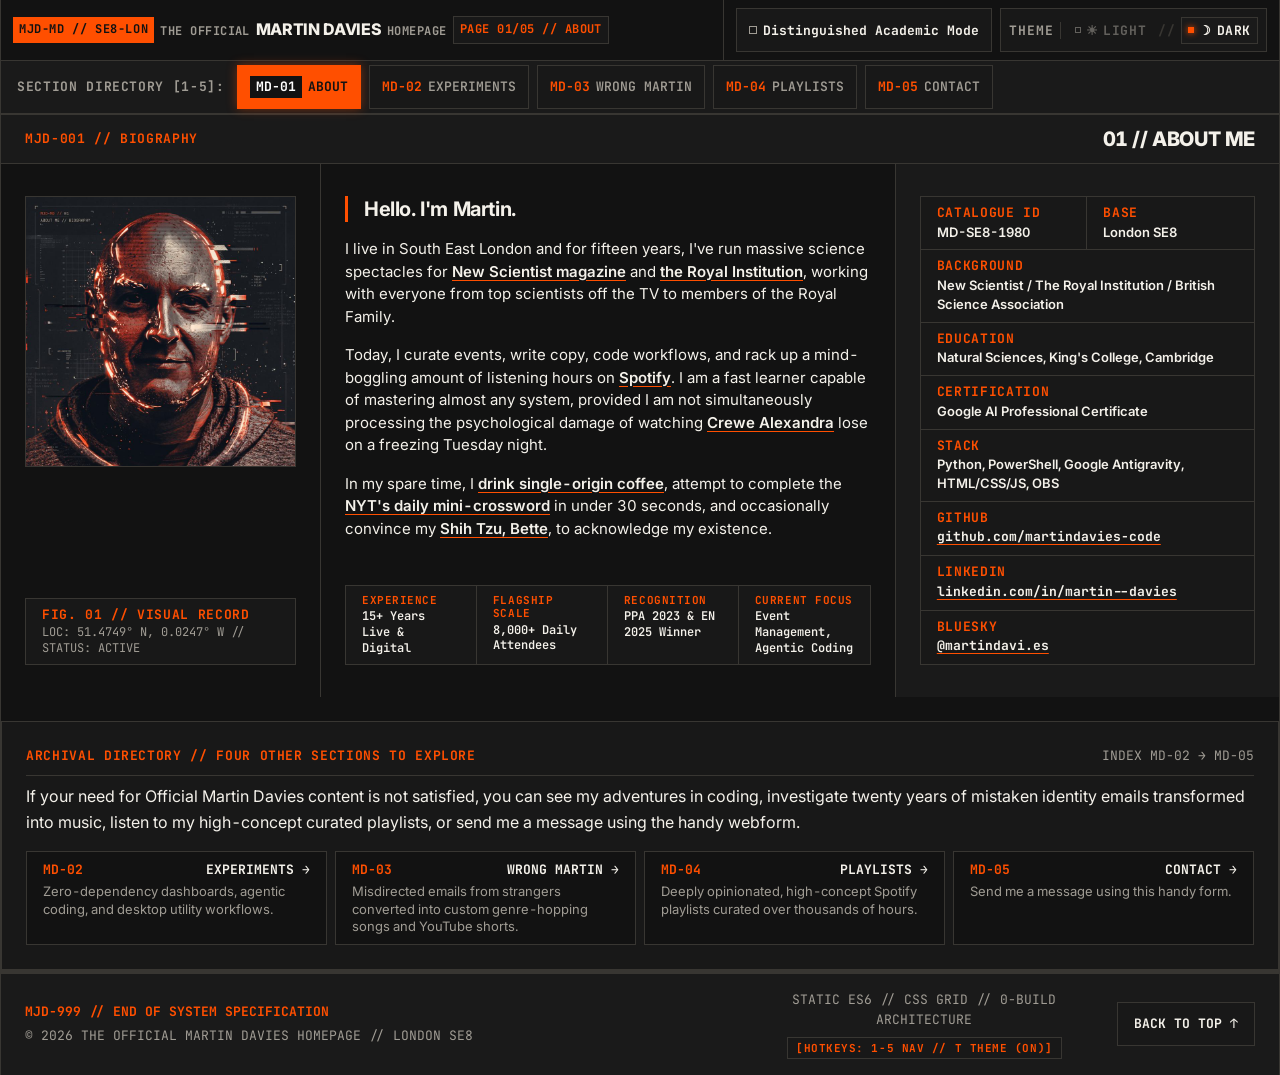
<file: index.html>
<!DOCTYPE html>
<html lang="en-GB" data-theme="dark">

<head>
  <meta charset="UTF-8">
  <meta name="viewport" content="width=device-width, initial-scale=1.0">
  <!-- Google tag (gtag.js) -->
  <script async src="https://www.googletagmanager.com/gtag/js?id=G-SB3W9F0DFW"></script>
  <script>
    window.dataLayer = window.dataLayer || [];
    function gtag(){dataLayer.push(arguments);}
    gtag('js', new Date());

    gtag('config', 'G-SB3W9F0DFW');
  </script>
  <title>The Official Martin Davies Homepage [martindavi.es]</title>
  <meta name="description"
    content="The Official Martin Davies Homepage. London SE8. Science and technology event producer, AI workflow architect, and recipient of misdirected emails.">
  <meta name="theme-color" content="#121212">
  <link rel="canonical" href="https://martindavi.es/">
  <script>
    (function() {
      var isAcad = false;
      try {
        if (localStorage.getItem('mjd_academic_mode') === 'true') {
          isAcad = true;
          document.documentElement.classList.add('academic-mode');
        }
      } catch (_) {}
      var fav = isAcad ? './assets/martin-academic.jpg' : './assets/martin.jpg';
      document.write('<link rel="icon" type="image/jpeg" href="' + fav + '">');
      document.write('<link rel="apple-touch-icon" href="' + fav + '">');
    })();
  </script>
  <link rel="manifest" href="./site.webmanifest">
  <meta property="og:type" content="website">
  <meta property="og:url" content="https://martindavi.es/">
  <meta property="og:title" content="The Official Martin Davies Homepage [martindavi.es]">
  <meta property="og:description"
    content="The Official Martin Davies Homepage. London SE8. Science and technology event producer, AI workflow architect, and recipient of misdirected emails.">
  <meta property="og:image" content="https://martindavi.es/assets/martin.jpg">
  <meta property="og:image:width" content="800">
  <meta property="og:image:height" content="800">
  <meta property="og:image:alt" content="Stylised glitch-art portrait of Martin Davies">
  <meta property="og:site_name" content="The Official Martin Davies Homepage">
  <meta name="twitter:card" content="summary_large_image">
  <meta name="twitter:title" content="The Official Martin Davies Homepage [martindavi.es]">
  <meta name="twitter:description"
    content="The Official Martin Davies Homepage. London SE8. Science and technology event producer, AI workflow architect, and recipient of misdirected emails.">
  <meta name="twitter:image" content="https://martindavi.es/assets/martin.jpg">
  <script type="application/ld+json">
  {
    "@context": "https://schema.org",
    "@graph": [
      {
        "@type": "WebSite",
        "@id": "https://martindavi.es/#website",
        "url": "https://martindavi.es",
        "name": "The Official Martin Davies Homepage",
        "description": "The Official Martin Davies Homepage. London SE8. Science and technology event producer, AI workflow architect, and recipient of misdirected emails.",
        "publisher": {
          "@id": "https://martindavi.es/#person"
        },
        "inLanguage": "en-GB"
      },
      {
        "@type": "Person",
        "@id": "https://martindavi.es/#person",
        "name": "Martin Davies",
        "alternateName": ["Martin J. Davies", "MJD"],
        "url": "https://martindavi.es",
        "image": "https://martindavi.es/assets/martin.jpg",
        "jobTitle": "Head of Events, Content & Production",
        "description": "Head of Events, Content & Production with over 15 years of experience directing flagship science festivals like New Scientist Live and the Royal Institution public programme, alongside Python workflow automation and AI applications.",
        "address": {
          "@type": "PostalAddress",
          "addressLocality": "London",
          "postalCode": "SE8",
          "addressCountry": "GB"
        },
        "alumniOf": {
          "@type": "CollegeOrUniversity",
          "name": "King's College, University of Cambridge",
          "url": "https://www.kings.cam.ac.uk/"
        },
        "hasCredential": [
          {
            "@type": "EducationalOccupationalCredential",
            "name": "Google AI Professional Certificate",
            "credentialCategory": "Professional Certificate"
          }
        ],
        "pastAffiliation": [
          {
            "@type": "Organization",
            "name": "New Scientist",
            "url": "https://www.newscientist.com/"
          },
          {
            "@type": "Organization",
            "name": "The Royal Institution",
            "url": "https://www.rigb.org/"
          },
          {
            "@type": "Organization",
            "name": "British Science Association",
            "url": "https://www.britishscienceassociation.org/"
          }
        ],
        "award": [
          "Consumer Media Event of the Year (PPA Awards 2023) - New Scientist Live",
          "Best Consumer Show (Exhibition News Awards 2025) - New Scientist Live"
        ],
        "knowsAbout": [
          "Event Strategy, Curation & Production",
          "Science Communication & Public Programming",
          "New Scientist Live",
          "B2B Technology & AI Summits",
          "Content & Editorial Strategy",
          "Commercial & Financial Operations",
          "Python Workflow Automation",
          "Live & Hybrid Broadcast Production",
          "Natural Sciences"
        ],
        "sameAs": [
          "https://www.linkedin.com/in/martin--davies/",
          "https://bsky.app/profile/martindavi.es",
          "https://github.com/martindavies-code",
          "https://www.instagram.com/adogcalledbette/"
        ]
      }
    ]
  }
  </script>
  <link rel="preconnect" href="https://fonts.googleapis.com">
  <link rel="preconnect" href="https://fonts.gstatic.com" crossorigin>
  <link
    href="https://fonts.googleapis.com/css2?family=Inter:wght@400;600;700;800&family=JetBrains+Mono:wght@400;500;700&display=swap"
    rel="stylesheet">
  <link rel="stylesheet" href="./css/styles.css">
  <link rel="stylesheet" href="./css/academic.css">
  <script>
    (function() {
      try {
        if (localStorage.getItem('mjd_academic_mode') === 'true') {
          document.documentElement.classList.add('academic-mode');
        }
      } catch (_) {}
    })();
    if (typeof window !== 'undefined' && window.location && window.history && window.history.replaceState) {
      var p = window.location.pathname;
      if (p.endsWith('/index.html')) {
        try { window.history.replaceState(null, '', p.replace(/\/index\.html$/, '/') + window.location.search + window.location.hash); } catch (_) {}
      } else if (p.endsWith('.html')) {
        try { window.history.replaceState(null, '', p.replace(/\.html$/, '') + window.location.search + window.location.hash); } catch (_) {}
      }
    }
  </script>
</head>

<body>
  <a href="#main-content" class="skip-link">Skip to main content</a>

  <!-- Top Chassis & Industrial Header -->
  <header class="chassis-header" id="top">
    <div class="chassis-cell chassis-id">
      <span class="catalogue-tag">MJD-MD // SE8-LON</span>
      <h1 class="site-title"><span class="title-prefix">THE OFFICIAL</span> MARTIN DAVIES <span
          class="title-suffix">HOMEPAGE</span></h1>
      <span class="page-status-badge">PAGE 01/05 // ABOUT</span>
    </div>
    <nav class="chassis-cell chassis-nav" aria-label="Main Navigation">
      <span class="nav-dir-label">SECTION DIRECTORY [1-5]:</span>
      <a href="./" class="nav-link active" aria-current="page"><span class="nav-num">MD-01</span> ABOUT</a>
      <a href="./experiments" class="nav-link"><span class="nav-num">MD-02</span> EXPERIMENTS</a>
      <a href="./wrong-martin" class="nav-link"><span class="nav-num">MD-03</span> WRONG MARTIN</a>
      <a href="./playlists" class="nav-link"><span class="nav-num">MD-04</span> PLAYLISTS</a>
      <a href="./contact" class="nav-link"><span class="nav-num">MD-05</span> CONTACT</a>
    </nav>
    <div class="chassis-cell chassis-controls">
      <button id="academic-toggle" class="academic-toggle-btn" type="button" role="switch" aria-pressed="false"
        aria-label="Distinguished Academic Mode. Click to switch to plain academic mode." title="Switch to Distinguished Academic Mode">
        <span class="academic-status-dot" aria-hidden="true"></span>
        <span class="academic-toggle-label">Distinguished Academic Mode</span>
      </button>
      <button id="theme-toggle" class="theme-toggle-btn" type="button" role="switch" aria-checked="true"
        aria-label="Dark mode active. Click to switch to light mode." title="Switch to light mode">
        <span class="theme-prefix">THEME</span>
        <span class="theme-switch-frame">
          <span class="theme-opt opt-light inactive" id="theme-opt-light">
            <span class="theme-led" aria-hidden="true"></span>
            <span class="opt-icon">&#9728;</span> LIGHT
          </span>
          <span class="theme-sep" aria-hidden="true">//</span>
          <span class="theme-opt opt-dark active" id="theme-opt-dark">
            <span class="theme-led" aria-hidden="true"></span>
            <span class="opt-icon">&#9789;</span> DARK
          </span>
        </span>
      </button>
    </div>
  </header>

  <main id="main-content" tabindex="-1">
    <!-- SECTION 01: ABOUT ME -->
    <section id="about" class="grid-section" data-cat="MJD-001">
      <div class="section-header">
        <span class="cat-num">MJD-001 // BIOGRAPHY</span>
        <h2>01 // ABOUT ME</h2>
      </div>

      <div class="about-grid">
        <!-- Column 1: Portrait Column -->
        <div class="about-portrait-col">
          <figure class="about-portrait">
            <script>
              (function() {
                var isAcad = false;
                try { isAcad = (localStorage.getItem('mjd_academic_mode') === 'true'); } catch (_) {}
                if (isAcad) {
                  document.write('<img class="portrait-academic" src="./assets/martin-academic.jpg" alt="Portrait of Martin Davies in academic mode" width="360" height="360" decoding="async">');
                } else {
                  document.write('<img class="portrait-dark" src="./assets/martin.jpg" alt="Stylised glitch-art portrait of Martin Davies, bald with a stubbled beard, wearing a knitted hoodie" width="800" height="800" decoding="async" loading="eager">');
                  document.write('<img class="portrait-light" src="./assets/martin-light.jpg" alt="Stylised glitch-art portrait of Martin Davies, bald with a stubbled beard, wearing a knitted hoodie, in light colours" width="800" height="800" decoding="async" loading="eager">');
                }
              })();
            </script>
            <noscript>
              <img class="portrait-dark" src="./assets/martin.jpg"
                alt="Stylised glitch-art portrait of Martin Davies, bald with a stubbled beard, wearing a knitted hoodie"
                width="800" height="800" decoding="async" loading="eager">
              <img class="portrait-light" src="./assets/martin-light.jpg"
                alt="Stylised glitch-art portrait of Martin Davies, bald with a stubbled beard, wearing a knitted hoodie, in light colours"
                width="800" height="800" decoding="async" loading="eager">
            </noscript>
          </figure>
          <div class="about-portrait-caption">
            <span class="caption-label">FIG. 01 // VISUAL RECORD</span>
            <span class="caption-meta">LOC: 51.4749&deg; N, 0.0247&deg; W // STATUS: ACTIVE</span>
          </div>
        </div>

        <!-- Column 2: Biography Text & Baseline Telemetry Strip -->
        <div class="about-bio-col">
          <div class="about-bio-body">
            <p class="lead">Hello. I'm Martin.</p>
            <p>
              I live in South East London and for fifteen years, I've run massive science spectacles for <a
                href="https://www.newscientist.com/" target="_blank" rel="noopener noreferrer">New Scientist magazine</a>
              and <a href="https://www.rigb.org/" target="_blank" rel="noopener noreferrer">the Royal Institution</a>,
              working with everyone from top scientists off the TV to members of the Royal Family.
            </p>
            <p>
              Today, I curate events, write copy, code workflows, and rack up a mind-boggling amount of listening hours on
              <a href="https://open.spotify.com/user/darcysarto?si=cfe6327275b54812" target="_blank"
                rel="noopener noreferrer">Spotify</a>. I am a fast learner capable of mastering almost any system,
              provided I am not simultaneously processing the psychological damage of watching <a
                href="https://www.crewealex.net/" target="_blank" rel="noopener noreferrer">Crewe Alexandra</a> lose on a
                freezing Tuesday night.
            </p>
            <p>
              In my spare time, I <a href="https://carnivalcoffee.co.uk/" target="_blank" rel="noopener noreferrer">drink
                single-origin coffee</a>, attempt to complete the <a href="https://www.nytimes.com/crosswords/game/mini"
                target="_blank" rel="noopener noreferrer">NYT's daily mini-crossword</a> in under 30 seconds, and
              occasionally convince my <a href="https://www.instagram.com/adogcalledbette/" target="_blank"
                rel="noopener noreferrer">Shih Tzu, Bette</a>, to acknowledge my existence.
            </p>
          </div>

          <!-- Bottom Telemetry Strip flush with column baselines -->
          <div class="about-telemetry-strip" aria-label="Professional Experience Readouts">
            <div class="telemetry-cell">
              <span class="telemetry-label">EXPERIENCE</span>
              <span class="telemetry-val">15+ Years Live &amp; Digital</span>
            </div>
            <div class="telemetry-cell">
              <span class="telemetry-label">FLAGSHIP SCALE</span>
              <span class="telemetry-val">8,000+ Daily Attendees</span>
            </div>
            <div class="telemetry-cell">
              <span class="telemetry-label">RECOGNITION</span>
              <span class="telemetry-val">PPA 2023 &amp; EN 2025 Winner</span>
            </div>
            <div class="telemetry-cell">
              <span class="telemetry-label">CURRENT FOCUS</span>
              <span class="telemetry-val">Event Management, Agentic Coding</span>
            </div>
          </div>
        </div>

        <!-- Column 3: Compressed Metadata Column -->
        <aside class="about-specs">
          <div class="spec-list">
            <div class="spec-row-split">
              <div class="spec-item">
                <span class="spec-label">CATALOGUE ID</span>
                <span class="spec-val">MD-SE8-1980</span>
              </div>
              <div class="spec-item">
                <span class="spec-label">BASE</span>
                <span class="spec-val">London SE8</span>
              </div>
            </div>
            <div class="spec-item spec-row-full">
              <span class="spec-label">BACKGROUND</span>
              <span class="spec-val">New Scientist / The Royal Institution / British Science Association</span>
            </div>
            <div class="spec-item spec-row-full">
              <span class="spec-label">EDUCATION</span>
              <span class="spec-val">Natural Sciences, King's College, Cambridge</span>
            </div>
            <div class="spec-item spec-row-full">
              <span class="spec-label">CERTIFICATION</span>
              <span class="spec-val">Google AI Professional Certificate</span>
            </div>
            <div class="spec-item spec-row-full">
              <span class="spec-label">STACK</span>
              <span class="spec-val">Python, PowerShell, Google Antigravity, HTML/CSS/JS, OBS</span>
            </div>
            <div class="spec-item spec-row-full">
              <span class="spec-label">GITHUB</span>
              <span class="spec-val"><a href="https://github.com/martindavies-code" target="_blank"
                  rel="noopener noreferrer">github.com/martindavies-code</a></span>
            </div>
            <div class="spec-item spec-row-full">
              <span class="spec-label">LINKEDIN</span>
              <span class="spec-val"><a href="https://www.linkedin.com/in/martin--davies/" target="_blank"
                  rel="noopener noreferrer">linkedin.com/in/martin--davies</a></span>
            </div>
            <div class="spec-item">
              <span class="spec-label">BLUESKY</span>
              <span class="spec-val"><a href="https://bsky.app/profile/martindavi.es" target="_blank"
                  rel="noopener noreferrer">@martindavi.es</a></span>
            </div>
          </div>
        </aside>
      </div>

      <!-- SECTION DIRECTORY GUIDE BOX -->
      <div class="directory-guide-box">
        <div class="dir-header">
          <span class="dir-title">ARCHIVAL DIRECTORY // FOUR OTHER SECTIONS TO EXPLORE</span>
          <span class="dir-meta">INDEX MD-02 &rarr; MD-05</span>
        </div>
        <p>
          If your need for Official Martin Davies content is not satisfied, you can see my adventures in coding,
          investigate twenty years of mistaken identity emails transformed into music, listen to my high-concept curated
          playlists, or send me a message using the handy webform.
        </p>
        <div class="directory-links-grid">
          <a href="./experiments" class="dir-card-link">
            <div class="dir-card-top">
              <span class="dir-card-code">MD-02</span>
              <span class="dir-card-name">EXPERIMENTS &rarr;</span>
            </div>
            <span class="dir-card-desc">Zero-dependency dashboards, agentic coding, and desktop utility
              workflows.</span>
          </a>
          <a href="./wrong-martin" class="dir-card-link">
            <div class="dir-card-top">
              <span class="dir-card-code">MD-03</span>
              <span class="dir-card-name">WRONG MARTIN &rarr;</span>
            </div>
            <span class="dir-card-desc">Misdirected emails from strangers converted into custom genre-hopping songs and
              YouTube shorts.</span>
          </a>
          <a href="./playlists" class="dir-card-link">
            <div class="dir-card-top">
              <span class="dir-card-code">MD-04</span>
              <span class="dir-card-name">PLAYLISTS &rarr;</span>
            </div>
            <span class="dir-card-desc">Deeply opinionated, high-concept Spotify playlists curated over thousands of
              hours.</span>
          </a>
          <a href="./contact" class="dir-card-link">
            <div class="dir-card-top">
              <span class="dir-card-code">MD-05</span>
              <span class="dir-card-name">CONTACT &rarr;</span>
            </div>
            <span class="dir-card-desc">Send me a message using this handy form.</span>
          </a>
        </div>
      </div>
    </section>
  </main>

  <!-- Technical Footer -->
  <footer class="chassis-footer">
    <div class="footer-left">
      <span class="footer-cat">MJD-999 // END OF SYSTEM SPECIFICATION</span>
      <span class="footer-copy">&copy; 2026 THE OFFICIAL MARTIN DAVIES HOMEPAGE // LONDON SE8</span>
    </div>
    <div class="footer-center">
      <span class="footer-tech">STATIC ES6 // CSS GRID // 0-BUILD ARCHITECTURE</span>
      <button id="hotkeys-toggle-btn" class="footer-key-badge hotkeys-toggle-btn" type="button" role="switch" aria-checked="true" aria-label="Keyboard shortcuts: Press 1-5 for navigation, T for theme toggle. Currently active. Click to disable.">[HOTKEYS: 1-5 NAV // T THEME (ON)]</button>
    </div>
    <div class="footer-right">
      <a href="#top" class="back-to-top">BACK TO TOP &uarr;</a>
    </div>
  </footer>

  <script src="./js/app.js"></script>
</body>

</html>
</file>
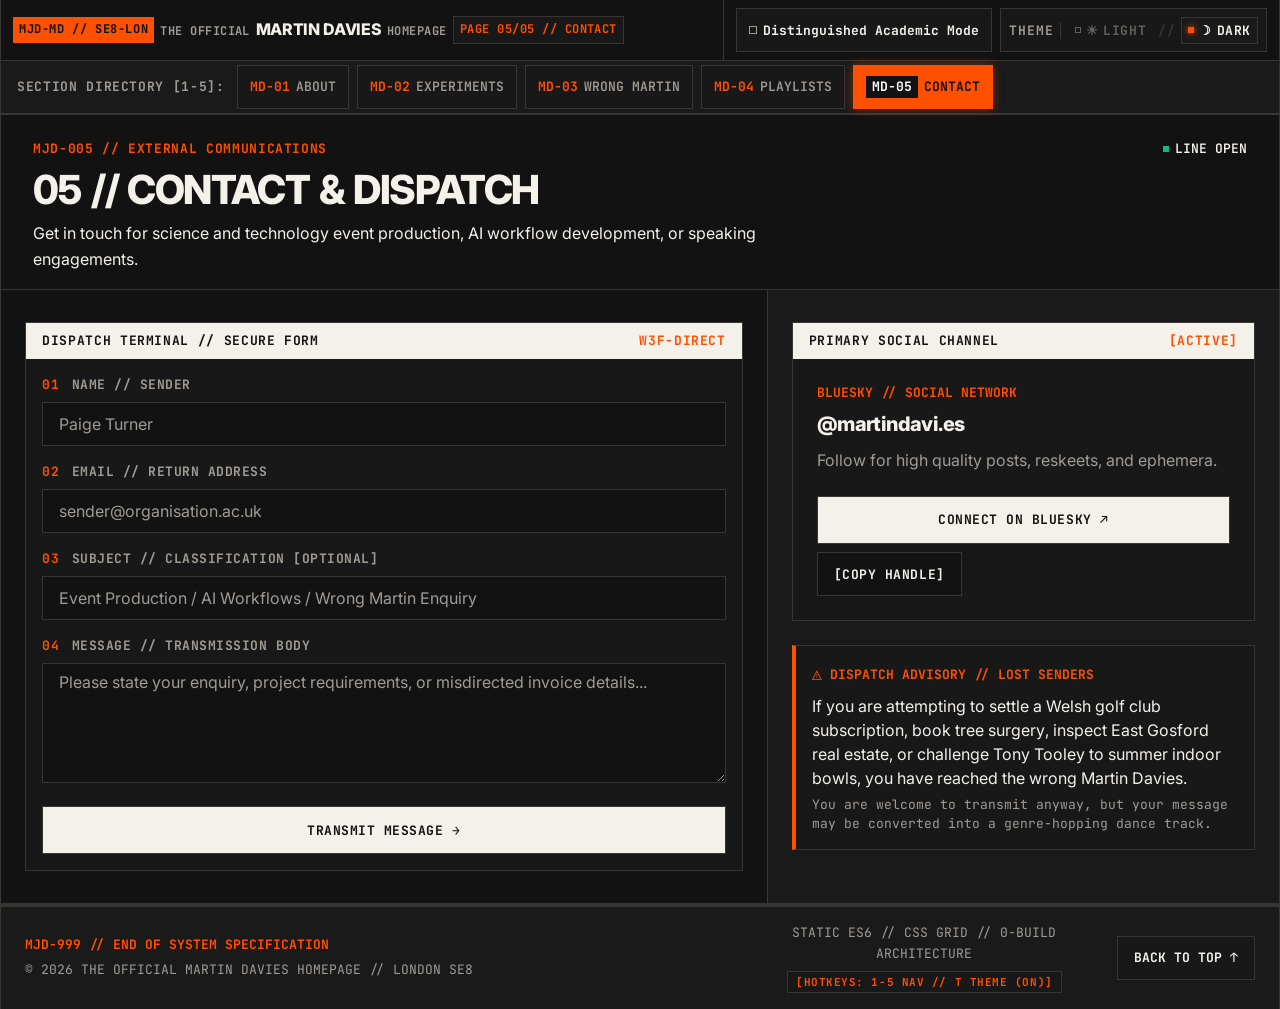
<file: contact.html>
<!DOCTYPE html>
<html lang="en-GB" data-theme="dark">
<head>
  <meta charset="UTF-8">
  <meta name="viewport" content="width=device-width, initial-scale=1.0">
  <!-- Google tag (gtag.js) -->
  <script async src="https://www.googletagmanager.com/gtag/js?id=G-SB3W9F0DFW"></script>
  <script>
    window.dataLayer = window.dataLayer || [];
    function gtag(){dataLayer.push(arguments);}
    gtag('js', new Date());

    gtag('config', 'G-SB3W9F0DFW');
  </script>
  <title>Contact & Dispatch // The Official Martin Davies Homepage</title>
  <meta name="description" content="Get in touch with Martin Davies for science and technology event production, AI workflow development, or speaking engagements.">
  <meta name="theme-color" content="#121212">
  <link rel="canonical" href="https://martindavi.es/contact">
  <script>
    (function() {
      var isAcad = false;
      try {
        if (localStorage.getItem('mjd_academic_mode') === 'true') {
          isAcad = true;
          document.documentElement.classList.add('academic-mode');
        }
      } catch (_) {}
      var fav = isAcad ? './assets/martin-academic.jpg' : './assets/martin.jpg';
      document.write('<link rel="icon" type="image/jpeg" href="' + fav + '">');
      document.write('<link rel="apple-touch-icon" href="' + fav + '">');
    })();
  </script>
  <link rel="manifest" href="./site.webmanifest">
  <meta property="og:type" content="website">
  <meta property="og:url" content="https://martindavi.es/contact">
  <meta property="og:title" content="Contact &amp; Dispatch // The Official Martin Davies Homepage">
  <meta property="og:description" content="Get in touch with Martin Davies for science and technology event production, AI workflows, or speaking engagements.">
  <meta property="og:image" content="https://martindavi.es/assets/martin.jpg">
  <meta property="og:image:width" content="800">
  <meta property="og:image:height" content="800">
  <meta property="og:image:alt" content="Stylised glitch-art portrait of Martin Davies">
  <meta property="og:site_name" content="The Official Martin Davies Homepage">
  <meta name="twitter:card" content="summary_large_image">
  <meta name="twitter:title" content="Contact &amp; Dispatch // The Official Martin Davies Homepage">
  <meta name="twitter:description" content="Get in touch with Martin Davies for science and technology event production, AI workflows, or speaking engagements.">
  <meta name="twitter:image" content="https://martindavi.es/assets/martin.jpg">
  <script type="application/ld+json">
  {
    "@context": "https://schema.org",
    "@graph": [
      {
        "@type": "ContactPage",
        "@id": "https://martindavi.es/contact#webpage",
        "name": "Contact & Dispatch // The Official Martin Davies Homepage",
        "url": "https://martindavi.es/contact",
        "description": "Get in touch with Martin Davies for science and technology event production, AI workflow development, or speaking engagements.",
        "isPartOf": {
          "@type": "WebSite",
          "@id": "https://martindavi.es/#website",
          "url": "https://martindavi.es",
          "name": "The Official Martin Davies Homepage"
        },
        "mainEntity": {
          "@type": "Person",
          "@id": "https://martindavi.es/#person",
          "name": "Martin Davies",
          "alternateName": ["Martin J. Davies", "MJD"],
          "jobTitle": "Head of Events, Content & Production",
          "url": "https://martindavi.es",
          "sameAs": [
            "https://www.linkedin.com/in/martin--davies/",
            "https://bsky.app/profile/martindavi.es",
            "https://github.com/martindavies-code"
          ]
        }
      },
      {
        "@type": "BreadcrumbList",
        "@id": "https://martindavi.es/contact#breadcrumb",
        "itemListElement": [
          {
            "@type": "ListItem",
            "position": 1,
            "name": "About",
            "item": "https://martindavi.es"
          },
          {
            "@type": "ListItem",
            "position": 2,
            "name": "Contact & Dispatch",
            "item": "https://martindavi.es/contact"
          }
        ]
      }
    ]
  }
  </script>
  <link rel="preconnect" href="https://fonts.googleapis.com">
  <link rel="preconnect" href="https://fonts.gstatic.com" crossorigin>
  <link href="https://fonts.googleapis.com/css2?family=Inter:wght@400;600;700;800&family=JetBrains+Mono:wght@400;500;700&display=swap" rel="stylesheet">
  <link rel="stylesheet" href="./css/styles.css">
  <link rel="stylesheet" href="./css/academic.css">
  <script>
    (function() {
      try {
        if (localStorage.getItem('mjd_academic_mode') === 'true') {
          document.documentElement.classList.add('academic-mode');
        }
      } catch (_) {}
    })();
    if (typeof window !== 'undefined' && window.location && window.history && window.history.replaceState) {
      var p = window.location.pathname;
      if (p.endsWith('/index.html')) {
        try { window.history.replaceState(null, '', p.replace(/\/index\.html$/, '/') + window.location.search + window.location.hash); } catch (_) {}
      } else if (p.endsWith('.html')) {
        try { window.history.replaceState(null, '', p.replace(/\.html$/, '') + window.location.search + window.location.hash); } catch (_) {}
      }
    }
  </script>
</head>
<body>
  <a href="#main-content" class="skip-link">Skip to main content</a>

  <!-- Top Chassis & Industrial Header -->
  <header class="chassis-header" id="top">
    <div class="chassis-cell chassis-id">
      <span class="catalogue-tag">MJD-MD // SE8-LON</span>
      <h1 class="site-title"><span class="title-prefix">THE OFFICIAL</span> MARTIN DAVIES <span class="title-suffix">HOMEPAGE</span></h1>
      <span class="page-status-badge">PAGE 05/05 // CONTACT</span>
    </div>
    <nav class="chassis-cell chassis-nav" aria-label="Main Navigation">
      <span class="nav-dir-label">SECTION DIRECTORY [1-5]:</span>
      <a href="./" class="nav-link"><span class="nav-num">MD-01</span> ABOUT</a>
      <a href="./experiments" class="nav-link"><span class="nav-num">MD-02</span> EXPERIMENTS</a>
      <a href="./wrong-martin" class="nav-link"><span class="nav-num">MD-03</span> WRONG MARTIN</a>
      <a href="./playlists" class="nav-link"><span class="nav-num">MD-04</span> PLAYLISTS</a>
      <a href="./contact" class="nav-link active" aria-current="page"><span class="nav-num">MD-05</span> CONTACT</a>
    </nav>
    <div class="chassis-cell chassis-controls">
      <button id="academic-toggle" class="academic-toggle-btn" type="button" role="switch" aria-pressed="false"
        aria-label="Distinguished Academic Mode. Click to switch to plain academic mode." title="Switch to Distinguished Academic Mode">
        <span class="academic-status-dot" aria-hidden="true"></span>
        <span class="academic-toggle-label">Distinguished Academic Mode</span>
      </button>
      <button id="theme-toggle" class="theme-toggle-btn" type="button" role="switch" aria-checked="true" aria-label="Dark mode active. Click to switch to light mode." title="Switch to light mode">
        <span class="theme-prefix">THEME</span>
        <span class="theme-switch-frame">
          <span class="theme-opt opt-light inactive" id="theme-opt-light">
            <span class="theme-led" aria-hidden="true"></span>
            <span class="opt-icon">&#9728;</span> LIGHT
          </span>
          <span class="theme-sep" aria-hidden="true">//</span>
          <span class="theme-opt opt-dark active" id="theme-opt-dark">
            <span class="theme-led" aria-hidden="true"></span>
            <span class="opt-icon">&#9789;</span> DARK
          </span>
        </span>
      </button>
    </div>
  </header>

  <main id="main-content" tabindex="-1">
    <!-- SECTION 05: CONTACT ME -->
    <section id="contact" class="grid-section" data-cat="MJD-005">
      <div class="section-intro">
        <div class="intro-top">
          <span class="cat-num">MJD-005 // EXTERNAL COMMUNICATIONS</span>
          <span class="status-indicator">LINE OPEN</span>
        </div>
        <h2>05 // CONTACT &amp; DISPATCH</h2>
        <p>
          Get in touch for science and technology event production, AI workflow development, or speaking engagements.
        </p>
      </div>

      <div class="split-grid contact-layout">
        <!-- Left: Web3Forms Dispatch Terminal -->
        <div class="grid-column">
          <div class="terminal-panel">
            <div class="panel-header">
              <span class="mono-label">DISPATCH TERMINAL // SECURE FORM</span>
              <span class="mono-code">W3F-DIRECT</span>
            </div>

            <form id="contact-form" class="industrial-form" novalidate>
              <!-- Web3Forms Access Key & Honeypot -->
              <input type="hidden" name="access_key" value="f186f71c-0c63-4ea6-b656-9c6cecf4888b">
              <label for="form-botcheck" class="hidden">Bot verification - leave blank</label>
              <input type="checkbox" id="form-botcheck" name="botcheck" class="hidden" tabindex="-1" autocomplete="off" title="Bot verification - leave blank" aria-label="Bot verification - leave blank">
              <input type="hidden" name="from_name" value="The Official Martin Davies Homepage Dispatch">

              <div class="form-group">
                <label for="form-name" class="form-label">
                  <span class="label-code">01</span> NAME // SENDER
                </label>
                <input type="text" id="form-name" name="name" class="form-input" required maxlength="100" placeholder="Paige Turner" autocomplete="name">
              </div>

              <div class="form-group">
                <label for="form-email" class="form-label">
                  <span class="label-code">02</span> EMAIL // RETURN ADDRESS
                </label>
                <input type="email" id="form-email" name="email" class="form-input" required maxlength="254" placeholder="sender@organisation.ac.uk" autocomplete="email">
              </div>

              <div class="form-group">
                <label for="form-subject" class="form-label">
                  <span class="label-code">03</span> SUBJECT // CLASSIFICATION <span class="label-meta">[OPTIONAL]</span>
                </label>
                <input type="text" id="form-subject" name="subject" class="form-input" maxlength="200" placeholder="Event Production / AI Workflows / Wrong Martin Enquiry">
              </div>

              <div class="form-group">
                <label for="form-message" class="form-label">
                  <span class="label-code">04</span> MESSAGE // TRANSMISSION BODY
                </label>
                <textarea id="form-message" name="message" class="form-textarea" rows="5" required maxlength="5000" placeholder="Please state your enquiry, project requirements, or misdirected invoice details..."></textarea>
              </div>

              <div class="form-footer">
                <button type="submit" id="submit-btn" class="btn btn-primary submit-btn">
                  <span class="btn-text">TRANSMIT MESSAGE &rarr;</span>
                </button>
              </div>

              <div id="form-status" class="form-status" role="status" aria-live="polite"></div>
            </form>
          </div>
        </div>

        <!-- Right: Bluesky Handle Card & Misdirected Senders Notice -->
        <div class="grid-column">
          <!-- Bluesky Card -->
          <div class="dossier-card bsky-card">
            <div class="dossier-header">
              <span class="mono-label">PRIMARY SOCIAL CHANNEL</span>
              <span class="badge">[ACTIVE]</span>
            </div>
            <div class="bsky-body">
              <div class="platform-meta">BLUESKY // SOCIAL NETWORK</div>
              <div class="bsky-handle">@martindavi.es</div>
              <p class="bsky-desc">
                Follow for high quality posts, reskeets, and ephemera.
              </p>
              <div class="bsky-actions">
                <a href="https://bsky.app/profile/martindavi.es" target="_blank" rel="noopener noreferrer" class="btn btn-primary bsky-btn">
                  CONNECT ON BLUESKY &nearr;
                </a>
                <button type="button" class="btn btn-secondary copy-handle-btn" id="copy-handle-btn" data-copy="@martindavi.es" aria-label="Copy Bluesky handle to clipboard">
                  <span class="copy-btn-text">[COPY HANDLE]</span>
                </button>
                <span id="copy-status" class="visually-hidden" role="status" aria-live="polite"></span>
              </div>
            </div>
          </div>

          <!-- Misdirected Mail Warning Box -->
          <div class="notice-box">
            <div class="notice-header">
              <span class="hazard-symbol">&#9888;</span>
              <span class="mono-label">DISPATCH ADVISORY // LOST SENDERS</span>
            </div>
            <p class="notice-text">
              If you are attempting to settle a Welsh golf club subscription, book tree surgery, inspect East Gosford real estate, or challenge Tony Tooley to summer indoor bowls, you have reached the wrong Martin Davies.
            </p>
            <p class="notice-sub">
              You are welcome to transmit anyway, but your message may be converted into a genre-hopping dance track.
            </p>
          </div>
        </div>
      </div>
    </section>
  </main>

  <!-- Technical Footer -->
  <footer class="chassis-footer">
    <div class="footer-left">
      <span class="footer-cat">MJD-999 // END OF SYSTEM SPECIFICATION</span>
      <span class="footer-copy">&copy; 2026 THE OFFICIAL MARTIN DAVIES HOMEPAGE // LONDON SE8</span>
    </div>
    <div class="footer-center">
      <span class="footer-tech">STATIC ES6 // CSS GRID // 0-BUILD ARCHITECTURE</span>
      <button id="hotkeys-toggle-btn" class="footer-key-badge hotkeys-toggle-btn" type="button" role="switch" aria-checked="true" aria-label="Keyboard shortcuts: Press 1-5 for navigation, T for theme toggle. Currently active. Click to disable.">[HOTKEYS: 1-5 NAV // T THEME (ON)]</button>
    </div>
    <div class="footer-right">
      <a href="#top" class="back-to-top">BACK TO TOP &uarr;</a>
    </div>
  </footer>

  <script src="./js/app.js"></script>
</body>
</html>
</file>
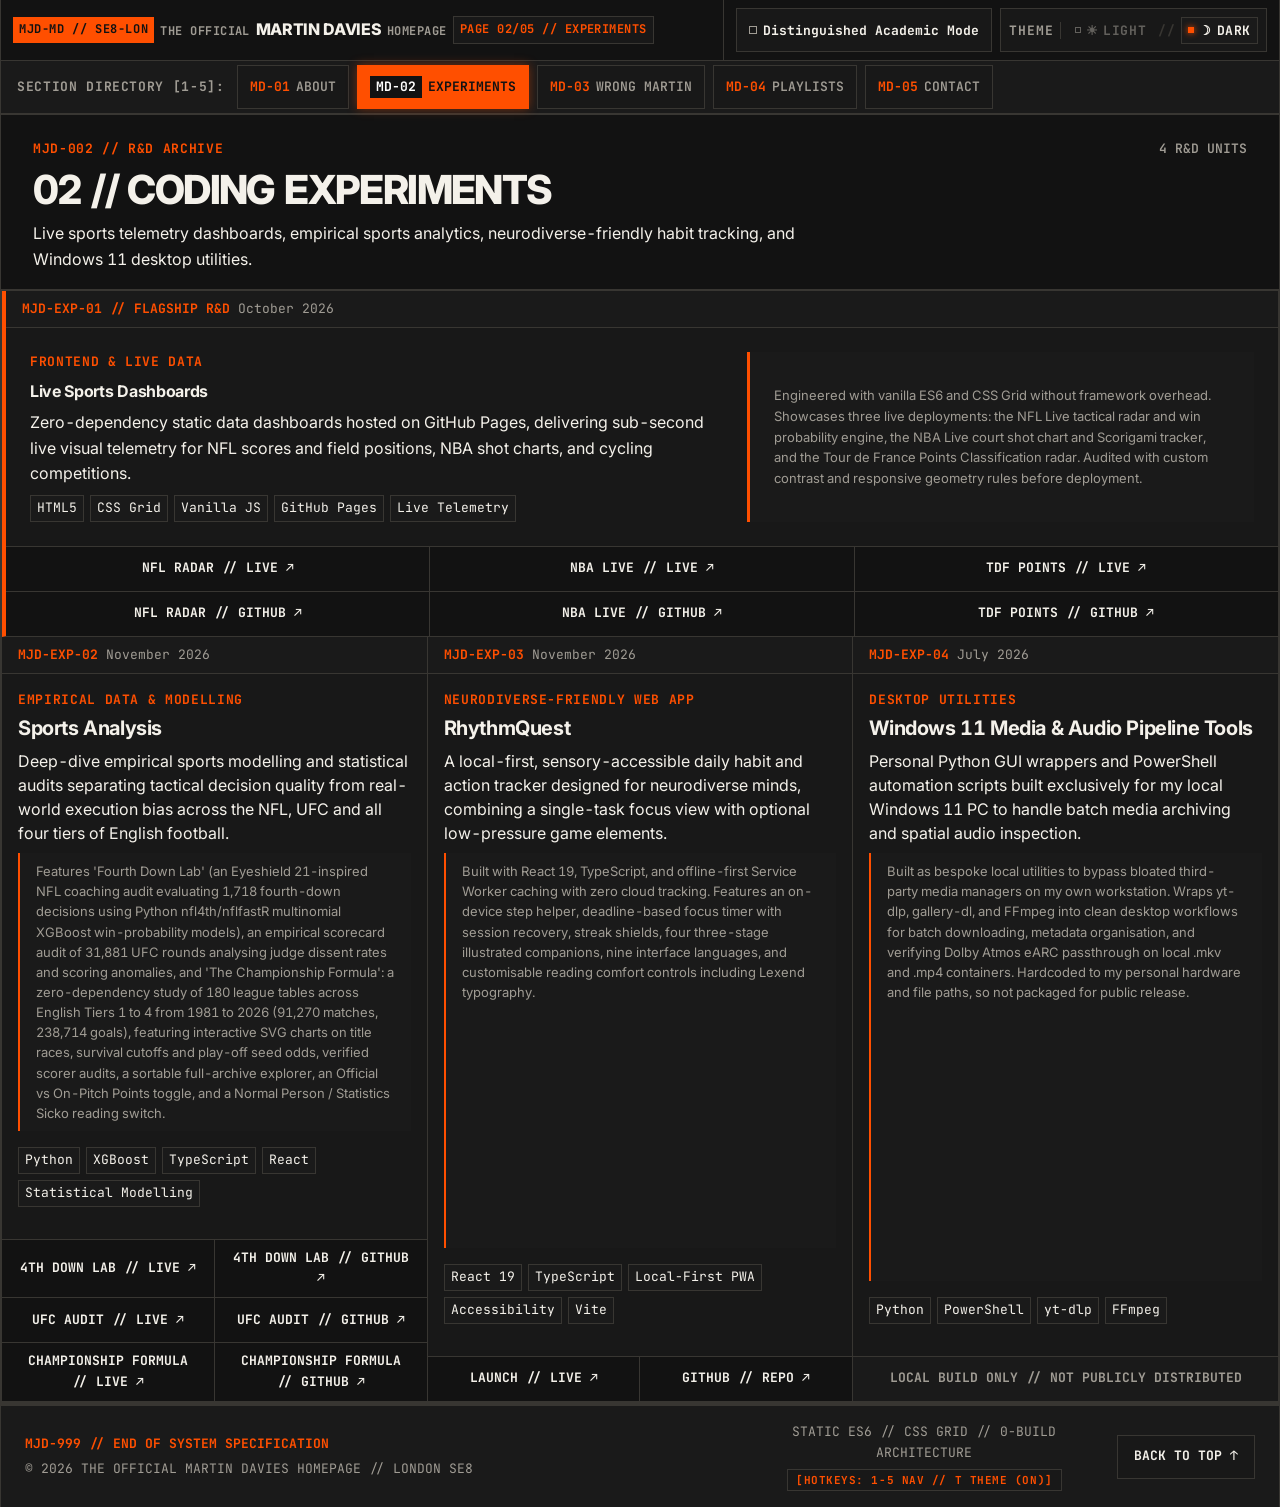
<file: experiments.html>
<!DOCTYPE html>
<html lang="en-GB" data-theme="dark">
<head>
  <meta charset="UTF-8">
  <meta name="viewport" content="width=device-width, initial-scale=1.0">
  <!-- Google tag (gtag.js) -->
  <script async src="https://www.googletagmanager.com/gtag/js?id=G-SB3W9F0DFW"></script>
  <script>
    window.dataLayer = window.dataLayer || [];
    function gtag(){dataLayer.push(arguments);}
    gtag('js', new Date());

    gtag('config', 'G-SB3W9F0DFW');
  </script>
  <title>Coding Experiments // The Official Martin Davies Homepage</title>
  <meta name="description" content="Live sports telemetry dashboards, empirical sports analytics, neurodiverse-friendly habit tracking, and Windows 11 desktop utilities by Martin Davies.">
  <meta name="theme-color" content="#121212">
  <link rel="canonical" href="https://martindavi.es/experiments">
  <script>
    (function() {
      var isAcad = false;
      try {
        if (localStorage.getItem('mjd_academic_mode') === 'true') {
          isAcad = true;
          document.documentElement.classList.add('academic-mode');
        }
      } catch (_) {}
      var fav = isAcad ? './assets/martin-academic.jpg' : './assets/martin.jpg';
      document.write('<link rel="icon" type="image/jpeg" href="' + fav + '">');
      document.write('<link rel="apple-touch-icon" href="' + fav + '">');
    })();
  </script>
  <link rel="manifest" href="./site.webmanifest">
  <meta property="og:type" content="website">
  <meta property="og:url" content="https://martindavi.es/experiments">
  <meta property="og:title" content="Coding Experiments // The Official Martin Davies Homepage">
  <meta property="og:description" content="Live sports telemetry dashboards, empirical sports analytics, neurodiverse-friendly habit tracking, and Windows 11 desktop utilities by Martin Davies.">
  <meta property="og:image" content="https://martindavi.es/assets/martin.jpg">
  <meta property="og:image:width" content="800">
  <meta property="og:image:height" content="800">
  <meta property="og:image:alt" content="Stylised glitch-art portrait of Martin Davies">
  <meta property="og:site_name" content="The Official Martin Davies Homepage">
  <meta name="twitter:card" content="summary_large_image">
  <meta name="twitter:title" content="Coding Experiments // The Official Martin Davies Homepage">
  <meta name="twitter:description" content="Live sports telemetry dashboards, empirical sports analytics, neurodiverse-friendly habit tracking, and Windows 11 desktop utilities by Martin Davies.">
  <meta name="twitter:image" content="https://martindavi.es/assets/martin.jpg">
  <script type="application/ld+json">
  {
    "@context": "https://schema.org",
    "@graph": [
      {
        "@type": "CollectionPage",
        "@id": "https://martindavi.es/experiments#webpage",
        "name": "Coding Experiments // The Official Martin Davies Homepage",
        "url": "https://martindavi.es/experiments",
        "description": "Live sports telemetry dashboards, empirical sports analytics, neurodiverse-friendly habit tracking, and Windows 11 desktop utilities by Martin Davies.",
        "isPartOf": {
          "@type": "WebSite",
          "@id": "https://martindavi.es/#website",
          "url": "https://martindavi.es",
          "name": "The Official Martin Davies Homepage"
        },
        "author": {
          "@type": "Person",
          "@id": "https://martindavi.es/#person",
          "name": "Martin Davies",
          "jobTitle": "Head of Events, Content & Production",
          "url": "https://martindavi.es"
        }
      },
      {
        "@type": "BreadcrumbList",
        "@id": "https://martindavi.es/experiments#breadcrumb",
        "itemListElement": [
          {
            "@type": "ListItem",
            "position": 1,
            "name": "About",
            "item": "https://martindavi.es"
          },
          {
            "@type": "ListItem",
            "position": 2,
            "name": "Experiments",
            "item": "https://martindavi.es/experiments"
          }
        ]
      }
    ]
  }
  </script>
  <link rel="preconnect" href="https://fonts.googleapis.com">
  <link rel="preconnect" href="https://fonts.gstatic.com" crossorigin>
  <link href="https://fonts.googleapis.com/css2?family=Inter:wght@400;600;700;800&family=JetBrains+Mono:wght@400;500;700&display=swap" rel="stylesheet">
  <link rel="stylesheet" href="./css/styles.css">
  <link rel="stylesheet" href="./css/academic.css">
  <script>
    (function() {
      try {
        if (localStorage.getItem('mjd_academic_mode') === 'true') {
          document.documentElement.classList.add('academic-mode');
        }
      } catch (_) {}
    })();
    if (typeof window !== 'undefined' && window.location && window.history && window.history.replaceState) {
      var p = window.location.pathname;
      if (p.endsWith('/index.html')) {
        try { window.history.replaceState(null, '', p.replace(/\/index\.html$/, '/') + window.location.search + window.location.hash); } catch (_) {}
      } else if (p.endsWith('.html')) {
        try { window.history.replaceState(null, '', p.replace(/\.html$/, '') + window.location.search + window.location.hash); } catch (_) {}
      }
    }
  </script>
</head>
<body>
  <a href="#main-content" class="skip-link">Skip to main content</a>

  <!-- Top Chassis & Industrial Header -->
  <header class="chassis-header" id="top">
    <div class="chassis-cell chassis-id">
      <span class="catalogue-tag">MJD-MD // SE8-LON</span>
      <h1 class="site-title"><span class="title-prefix">THE OFFICIAL</span> MARTIN DAVIES <span class="title-suffix">HOMEPAGE</span></h1>
      <span class="page-status-badge">PAGE 02/05 // EXPERIMENTS</span>
    </div>
    <nav class="chassis-cell chassis-nav" aria-label="Main Navigation">
      <span class="nav-dir-label">SECTION DIRECTORY [1-5]:</span>
      <a href="./" class="nav-link"><span class="nav-num">MD-01</span> ABOUT</a>
      <a href="./experiments" class="nav-link active" aria-current="page"><span class="nav-num">MD-02</span> EXPERIMENTS</a>
      <a href="./wrong-martin" class="nav-link"><span class="nav-num">MD-03</span> WRONG MARTIN</a>
      <a href="./playlists" class="nav-link"><span class="nav-num">MD-04</span> PLAYLISTS</a>
      <a href="./contact" class="nav-link"><span class="nav-num">MD-05</span> CONTACT</a>
    </nav>
    <div class="chassis-cell chassis-controls">
      <button id="academic-toggle" class="academic-toggle-btn" type="button" role="switch" aria-pressed="false"
        aria-label="Distinguished Academic Mode. Click to switch to plain academic mode." title="Switch to Distinguished Academic Mode">
        <span class="academic-status-dot" aria-hidden="true"></span>
        <span class="academic-toggle-label">Distinguished Academic Mode</span>
      </button>
      <button id="theme-toggle" class="theme-toggle-btn" type="button" role="switch" aria-checked="true" aria-label="Dark mode active. Click to switch to light mode." title="Switch to light mode">
        <span class="theme-prefix">THEME</span>
        <span class="theme-switch-frame">
          <span class="theme-opt opt-light inactive" id="theme-opt-light">
            <span class="theme-led" aria-hidden="true"></span>
            <span class="opt-icon">&#9728;</span> LIGHT
          </span>
          <span class="theme-sep" aria-hidden="true">//</span>
          <span class="theme-opt opt-dark active" id="theme-opt-dark">
            <span class="theme-led" aria-hidden="true"></span>
            <span class="opt-icon">&#9789;</span> DARK
          </span>
        </span>
      </button>
    </div>
  </header>

  <main id="main-content" tabindex="-1">
    <!-- SECTION 02: CODING EXPERIMENTS -->
    <section id="experiments" class="grid-section" data-cat="MJD-002">
      <div class="section-intro">
        <div class="intro-top">
          <span class="cat-num">MJD-002 // R&amp;D ARCHIVE</span>
          <span id="project-counter" class="mono-meta">4 R&amp;D UNITS</span>
        </div>
        <h2>02 // CODING EXPERIMENTS</h2>
        <p>
          Live sports telemetry dashboards, empirical sports analytics, neurodiverse-friendly habit tracking, and Windows 11 desktop utilities.
        </p>
      </div>

      <!-- Dynamic Project Grid -->
      <div id="projects-grid" class="projects-grid" aria-live="polite">
        <!-- Injected via JavaScript -->
        <div class="loading-state">INITIALISING R&amp;D ARCHIVE...</div>
      </div>
    </section>
  </main>

  <!-- Technical Footer -->
  <footer class="chassis-footer">
    <div class="footer-left">
      <span class="footer-cat">MJD-999 // END OF SYSTEM SPECIFICATION</span>
      <span class="footer-copy">&copy; 2026 THE OFFICIAL MARTIN DAVIES HOMEPAGE // LONDON SE8</span>
    </div>
    <div class="footer-center">
      <span class="footer-tech">STATIC ES6 // CSS GRID // 0-BUILD ARCHITECTURE</span>
      <button id="hotkeys-toggle-btn" class="footer-key-badge hotkeys-toggle-btn" type="button" role="switch" aria-checked="true" aria-label="Keyboard shortcuts: Press 1-5 for navigation, T for theme toggle. Currently active. Click to disable.">[HOTKEYS: 1-5 NAV // T THEME (ON)]</button>
    </div>
    <div class="footer-right">
      <a href="#top" class="back-to-top">BACK TO TOP &uarr;</a>
    </div>
  </footer>

  <script src="./js/app.js"></script>
</body>
</html>
</file>
<file: css/styles.css>
/* ==========================================================================
   MJD-MD-000 // STYLESHEET SPECIFICATION
   Aesthetic: Bauhaus / 1980s Factory Records / Cassette Futurism
   Zero-bloat, strict 4-level type scale, 4-step spacing, zero-radius
   ========================================================================== */

/* --- Strict Design Tokens --- */
:root {
  /* 4-Step Spacing Scale (8px, 16px, 24px, 32px) */
  --space-xs: 8px;
  --space-sm: 16px;
  --space-md: 24px;
  --space-lg: 32px;

  /* 4-Level Typography Scale */
  --text-title: clamp(1.75rem, 3.5vw, 2.5rem);       /* Page Titles / Primary Section Headers */
  --text-header: clamp(1.1rem, 2vw, 1.25rem);        /* Section Subheaders / Card Titles */
  --text-body: 1rem;                                 /* Base Body / Narrative Prose */
  --text-caption: 0.8125rem;                         /* Monospace Badges, Metadata, Buttons, Tags */

  /* Cohesive Editorial Palette (Light Mode: Warm Archival Paper) */
  --bg-primary: #F4F1EA;
  --bg-secondary: #EAE5DB;
  --bg-card: #FAF8F3;
  --ink-primary: #121212;
  --ink-secondary: #4A4843;
  --border-color: #121212;
  --accent: #FF4F00;                                 /* International Orange */
  --accent-contrast: #121212;                        /* WCAG AA (5.74:1) on International Orange */
  --accent-text: #B83800;                            /* WCAG AA (5.20:1) on warm archival paper */
  --signal-ok: #00754A;                              /* WCAG AA (4.65:1) on warm archival paper */
  --signal-err: #C02020;                             /* WCAG AA (5.20:1) on warm archival paper */

  /* Typography Stacks */
  --font-sans: 'Inter', -apple-system, BlinkMacSystemFont, 'Helvetica Neue', Arial, sans-serif;
  --font-mono: 'JetBrains Mono', 'SFMono-Regular', Consolas, 'Courier New', monospace;
  --transition-fast: 0.15s ease-in-out;
}

[data-theme="dark"] {
  --bg-primary: #121212;
  --bg-secondary: #1A1A1A;
  --bg-card: #181818;
  --ink-primary: #F4F1EA;
  --ink-secondary: #A09C94;
  --border-color: #383632;
  --accent: #FF4F00;
  --accent-contrast: #121212;
  --accent-text: #FF4F00;                            /* WCAG AA (5.74:1) on matte cassette carbon */
  --signal-ok: #10B981;
  --signal-err: #EF4444;
}

/* --- Global Reset & Strict Bauhaus Enforcement --- */
*, *::before, *::after {
  box-sizing: border-box;
  margin: 0;
  padding: 0;
  border-radius: 0 !important; /* Strict Bauhaus zero-radius */
}

html {
  font-size: 16px;
  scroll-behavior: smooth;
  scroll-padding-top: 125px;
  background-color: var(--bg-primary);
  color: var(--ink-primary);
  overflow-x: hidden;
}

body {
  font-family: var(--font-sans);
  background-color: var(--bg-primary);
  color: var(--ink-primary);
  line-height: 1.6;
  -webkit-font-smoothing: antialiased;
  -moz-osx-font-smoothing: grayscale;
  border-left: 1px solid var(--border-color);
  border-right: 1px solid var(--border-color);
  max-width: 1440px;
  margin: 0 auto;
  min-height: 100vh;
  display: flex;
  flex-direction: column;
  overflow-x: hidden;
  font-variant-numeric: tabular-nums;
}

/* --- Global Utility Classes --- */
.hidden {
  display: none !important;
}

.visually-hidden {
  position: absolute !important;
  width: 1px !important;
  height: 1px !important;
  padding: 0 !important;
  margin: -1px !important;
  overflow: hidden !important;
  clip: rect(0, 0, 0, 0) !important;
  white-space: nowrap !important;
  border: 0 !important;
}

/* --- Skip to Main Content Link (Keyboard Navigation) --- */
.skip-link {
  position: absolute;
  top: -100px;
  left: var(--space-sm);
  z-index: 9999;
  background-color: var(--accent);
  color: var(--accent-contrast);
  padding: 8px 16px;
  font-family: var(--font-mono);
  font-size: var(--text-caption);
  font-weight: 700;
  text-decoration: none;
  border: 2px solid var(--border-color);
  box-shadow: 2px 2px 0 var(--border-color);
  transition: top var(--transition-fast);
}

.skip-link:focus,
.skip-link:focus-visible {
  top: var(--space-xs);
  outline: 2px solid var(--border-color);
  outline-offset: 2px;
}

main:focus {
  outline: none;
}

/* Form Placeholders High Contrast */
::placeholder {
  color: var(--ink-secondary);
  opacity: 1;
}

/* --- Chassis Header Bar --- */
.chassis-header {
  position: sticky;
  top: 0;
  z-index: 1000;
  display: flex;
  flex-wrap: wrap;
  align-items: stretch;
  background-color: var(--bg-primary);
  border-bottom: 2px solid var(--border-color);
}

.chassis-cell {
  display: flex;
  align-items: center;
  padding: var(--space-xs) var(--space-sm);
}

.chassis-id {
  order: 1;
  flex: 1 1 auto;
  display: flex;
  flex-wrap: wrap;
  align-items: center;
  gap: var(--space-xs);
  min-width: 0;
  border-right: 1px solid var(--border-color);
}

.chassis-controls {
  order: 2;
  flex: 0 0 auto;
  margin-left: auto;
  display: flex;
  align-items: center;
  justify-content: flex-end;
  border-right: none;
}

.catalogue-tag {
  font-family: var(--font-mono);
  font-size: var(--text-caption);
  font-weight: 700;
  background-color: var(--accent);
  color: var(--accent-contrast);
  padding: 4px var(--space-xs);
  letter-spacing: 0.05em;
  white-space: nowrap;
}

.site-title {
  margin: 0;
  font-family: var(--font-sans);
  font-size: var(--text-body);
  font-weight: 800;
  letter-spacing: -0.02em;
  white-space: nowrap;
  display: inline-flex;
  align-items: baseline;
  gap: 0.35em;
  line-height: 1.2;
}

.site-title .title-prefix,
.site-title .title-suffix {
  font-family: var(--font-mono);
  font-size: 0.75em;
  font-weight: 700;
  color: var(--ink-secondary);
  letter-spacing: 0.04em;
}

/* --- Industrial Navigation Bar & Tab Architecture --- */
.chassis-nav {
  order: 3;
  width: 100%;
  flex: 1 0 100%;
  border-top: 1px solid var(--border-color);
  border-right: none;
  padding: 8px var(--space-sm);
  gap: var(--space-xs);
  display: flex;
  align-items: center;
  flex-wrap: wrap;
  background-color: var(--bg-secondary);
}

.chassis-nav::-webkit-scrollbar {
  display: none;
  width: 0;
  height: 0;
}

.nav-dir-label {
  font-family: var(--font-mono);
  font-size: var(--text-caption);
  font-weight: 700;
  color: var(--ink-secondary);
  letter-spacing: 0.05em;
  padding-right: 4px;
  -webkit-user-select: none;
  user-select: none;
}

.nav-link {
  font-family: var(--font-mono);
  font-size: var(--text-caption);
  font-weight: 600;
  color: var(--ink-secondary);
  text-decoration: none;
  display: inline-flex;
  align-items: center;
  gap: 6px;
  min-height: 36px;
  padding: 4px 12px;
  border: 1px solid var(--border-color);
  background-color: var(--bg-card);
  transition: all var(--transition-fast);
}

.nav-link .nav-num {
  color: var(--accent-text);
  font-weight: 700;
}

.nav-link:hover, .nav-link:focus {
  color: var(--ink-primary);
  border-color: var(--accent);
  background-color: var(--bg-primary);
}

/* High-Contrast Prominent Active Page Highlight */
.nav-link.active,
.nav-link[aria-current="page"] {
  background-color: var(--accent) !important;
  color: var(--accent-contrast) !important;
  border-color: var(--accent) !important;
  font-weight: 700;
  box-shadow: 0 0 10px rgba(255, 79, 0, 0.4);
}

.nav-link.active .nav-num,
.nav-link[aria-current="page"] .nav-num {
  color: #FFFFFF !important;
  background-color: #121212 !important;
  padding: 1px 6px;
}

/* Active Page Badge in Chassis Header */
.page-status-badge {
  font-family: var(--font-mono);
  font-size: var(--text-caption);
  font-weight: 700;
  background-color: var(--bg-card);
  color: var(--accent-text);
  border: 1px solid var(--border-color);
  padding: 4px var(--space-xs);
  letter-spacing: 0.04em;
  white-space: nowrap;
}

/* About Page: Section Directory Guide Box */
.directory-guide-box {
  grid-column: 1 / -1;
  margin-top: var(--space-md);
  padding: var(--space-md);
  border: 1px solid var(--border-color);
  background-color: var(--bg-card);
}

.directory-guide-box .dir-header {
  display: flex;
  justify-content: space-between;
  align-items: center;
  margin-bottom: var(--space-xs);
  border-bottom: 1px solid var(--border-color);
  padding-bottom: var(--space-xs);
}

.directory-guide-box .dir-title {
  font-family: var(--font-mono);
  font-size: var(--text-caption);
  font-weight: 700;
  color: var(--accent);
  letter-spacing: 0.05em;
}

.directory-guide-box .dir-meta {
  font-family: var(--font-mono);
  font-size: var(--text-caption);
  color: var(--ink-secondary);
}

.directory-guide-box p {
  font-size: var(--text-body);
  line-height: 1.6;
  color: var(--ink-primary);
  margin-bottom: var(--space-sm);
}

.directory-links-grid {
  display: grid;
  grid-template-columns: repeat(auto-fit, minmax(220px, 1fr));
  gap: var(--space-xs);
}

.dir-card-link {
  display: flex;
  flex-direction: column;
  padding: var(--space-xs) var(--space-sm);
  border: 1px solid var(--border-color);
  background-color: var(--bg-primary);
  text-decoration: none;
  transition: all var(--transition-fast);
}

.dir-card-link:hover,
.dir-card-link:focus,
.dir-card-link:focus-visible {
  border-color: var(--accent);
  background-color: var(--bg-secondary);
}

.dir-card-link .dir-card-top {
  display: flex;
  justify-content: space-between;
  align-items: baseline;
  margin-bottom: 2px;
}

.dir-card-link .dir-card-code {
  font-family: var(--font-mono);
  font-size: var(--text-caption);
  font-weight: 700;
  color: var(--accent);
}

.dir-card-link .dir-card-name {
  font-family: var(--font-mono);
  font-size: var(--text-caption);
  font-weight: 700;
  color: var(--ink-primary);
}

.dir-card-link .dir-card-desc {
  font-size: 0.8125rem;
  color: var(--ink-secondary);
  line-height: 1.35;
}

/* Mechanical Theme Toggle Button (44px hit area) */
.theme-toggle-btn {
  font-family: var(--font-mono);
  font-size: var(--text-caption);
  font-weight: 700;
  background: var(--bg-card);
  color: var(--ink-primary);
  border: 1px solid var(--border-color);
  min-height: 44px;
  padding: 0 var(--space-xs);
  cursor: pointer;
  display: inline-flex;
  align-items: center;
  gap: 8px;
  letter-spacing: 0.05em;
  transition: border-color var(--transition-fast), background-color var(--transition-fast);
}

.theme-toggle-btn:hover,
.theme-toggle-btn:focus-visible {
  border-color: var(--accent);
  outline: none;
}

.theme-prefix {
  font-size: var(--text-caption);
  color: var(--ink-secondary);
  letter-spacing: 0.08em;
  padding-right: 6px;
  border-right: 1px solid var(--border-color);
  -webkit-user-select: none;
  user-select: none;
}

.theme-switch-frame {
  display: inline-flex;
  align-items: center;
  gap: 6px;
}

.theme-opt {
  display: inline-flex;
  align-items: center;
  gap: 5px;
  padding: 4px 6px;
  font-size: var(--text-caption);
  letter-spacing: 0.04em;
  transition: all var(--transition-fast);
  -webkit-user-select: none;
  user-select: none;
}

.theme-opt.active {
  color: var(--ink-primary);
  background-color: var(--bg-secondary);
  border: 1px solid var(--border-color);
}

.theme-opt.inactive {
  color: var(--ink-secondary);
  opacity: 0.55;
}

.theme-toggle-btn:hover .theme-opt.inactive {
  opacity: 1;
  color: var(--accent);
}

.theme-led {
  display: inline-block;
  width: 6px;
  height: 6px;
  background-color: transparent;
  border: 1px solid var(--ink-secondary);
  transition: all var(--transition-fast);
}

.theme-opt.active .theme-led {
  background-color: var(--accent);
  border-color: var(--accent);
  box-shadow: 0 0 6px var(--accent);
}

.opt-icon {
  font-size: 1em;
  line-height: 1;
}

.theme-sep {
  color: var(--border-color);
  font-size: var(--text-caption);
  -webkit-user-select: none;
  user-select: none;
}

/* --- Main Layout & Grid Sections --- */
main {
  flex: 1;
}

.grid-section {
  border-bottom: 2px solid var(--border-color);
}

/* --- Uniform Section Intros --- */
.section-header {
  display: flex;
  justify-content: space-between;
  align-items: center;
  padding: var(--space-xs) var(--space-md);
  background-color: var(--bg-secondary);
  border-bottom: 1px solid var(--border-color);
  font-family: var(--font-mono);
}

.section-header .cat-num {
  font-size: var(--text-caption);
  font-weight: 700;
  color: var(--accent);
  letter-spacing: 0.05em;
}

.section-header h2 {
  font-family: var(--font-sans);
  font-size: var(--text-header);
  font-weight: 800;
  letter-spacing: -0.02em;
  text-transform: uppercase;
}

.section-intro {
  padding: var(--space-md) var(--space-lg) var(--space-sm);
  background-color: var(--bg-primary);
  border-bottom: 1px solid var(--border-color);
}

.intro-top {
  display: flex;
  justify-content: space-between;
  align-items: center;
  margin-bottom: var(--space-xs);
}

.section-intro .cat-num {
  font-family: var(--font-mono);
  font-size: var(--text-caption);
  font-weight: 700;
  color: var(--accent);
  letter-spacing: 0.05em;
  display: block;
}

.section-intro h2 {
  font-family: var(--font-sans);
  font-size: var(--text-title);
  font-weight: 800;
  letter-spacing: -0.04em;
  text-transform: uppercase;
  margin-bottom: var(--space-xs);
  line-height: 1.1;
  color: var(--ink-primary);
}

.section-intro p {
  font-size: var(--text-body);
  color: var(--ink-primary);
  line-height: 1.65;
  max-width: 82ch;
}

.section-intro code {
  font-family: var(--font-mono);
  font-size: var(--text-caption);
  background-color: var(--bg-secondary);
  color: var(--accent);
  padding: 2px 6px;
  border: 1px solid var(--border-color);
  font-weight: 600;
}

.mono-meta {
  font-family: var(--font-mono);
  font-size: var(--text-caption);
  color: var(--ink-secondary);
  font-weight: 600;
}

.status-indicator {
  font-family: var(--font-mono);
  font-size: var(--text-caption);
  font-weight: 600;
  display: inline-flex;
  align-items: center;
  gap: 6px;
}

.status-indicator::before {
  content: '';
  display: inline-block;
  width: 6px;
  height: 6px;
  background-color: var(--signal-ok);
}

/* --- Section 01: About Grid Layout & Spec List --- */
/* --- Section 01: About Grid Layout & Spec List --- */
.about-grid {
  display: grid;
  grid-template-columns: minmax(260px, 320px) minmax(0, 1.8fr) minmax(280px, 1.2fr);
  align-items: stretch;
  background-color: var(--bg-primary);
}

/* Column 1: Portrait Column */
.about-portrait-col {
  border-right: 1px solid var(--border-color);
  padding: var(--space-lg) var(--space-md);
  background-color: var(--bg-primary);
  display: flex;
  flex-direction: column;
  justify-content: space-between;
  gap: var(--space-md);
}

.about-portrait {
  margin: 0;
  width: 100%;
  border: 1px solid var(--border-color);
  background-color: var(--bg-card);
}

.about-portrait img {
  display: block;
  width: 100%;
  height: auto;
  aspect-ratio: 1 / 1;
  object-fit: cover;
}

.about-portrait-caption {
  border: 1px solid var(--border-color);
  background-color: var(--bg-card);
  padding: var(--space-xs) var(--space-sm);
  display: flex;
  flex-direction: column;
  gap: 2px;
}

.caption-label {
  font-family: var(--font-mono);
  font-size: var(--text-caption);
  font-weight: 700;
  color: var(--accent);
  letter-spacing: 0.05em;
  line-height: 1.2;
}

.caption-meta {
  font-family: var(--font-mono);
  font-size: 0.75rem;
  color: var(--ink-secondary);
  line-height: 1.3;
}

/* Column 2: Biography Text & Horizontal Telemetry Strip */
.about-bio-col {
  border-right: 1px solid var(--border-color);
  padding: var(--space-lg) var(--space-md);
  background-color: var(--bg-primary);
  display: flex;
  flex-direction: column;
  justify-content: space-between;
  gap: var(--space-md);
}

.about-bio-body {
  display: flex;
  flex-direction: column;
  gap: var(--space-sm);
}

.about-bio-body p {
  font-size: 0.9375rem;
  line-height: 1.5;
  color: var(--ink-primary);
}

.about-bio-body .lead {
  font-size: var(--text-header);
  font-weight: 700;
  line-height: 1.3;
  letter-spacing: -0.02em;
  color: var(--ink-primary);
  border-left: 3px solid var(--accent);
  padding-left: var(--space-sm);
}

.about-bio-body a {
  color: var(--ink-primary);
  text-decoration: underline;
  text-decoration-color: var(--accent);
  text-underline-offset: 3px;
  font-weight: 600;
  transition: color var(--transition-fast), text-decoration-color var(--transition-fast);
}

.about-bio-body a:hover {
  color: var(--accent);
}

/* Telemetry Strip */
.about-telemetry-strip {
  display: grid;
  grid-template-columns: repeat(4, 1fr);
  border: 1px solid var(--border-color);
  background-color: var(--bg-card);
  width: 100%;
}

.telemetry-cell {
  padding: var(--space-xs) var(--space-sm);
  border-right: 1px solid var(--border-color);
  display: flex;
  flex-direction: column;
  gap: 2px;
}

.telemetry-cell:last-child {
  border-right: none;
}

.telemetry-label {
  font-family: var(--font-mono);
  font-size: 0.6875rem;
  font-weight: 700;
  color: var(--accent);
  letter-spacing: 0.05em;
  line-height: 1.2;
}

.telemetry-val {
  font-family: var(--font-mono);
  font-size: 0.75rem;
  font-weight: 600;
  color: var(--ink-primary);
  line-height: 1.3;
}

/* Column 3: Metadata Specs Panel */
.about-specs {
  padding: var(--space-lg) var(--space-md);
  background-color: var(--bg-secondary);
  display: flex;
  flex-direction: column;
  justify-content: flex-start;
}

.spec-list {
  border: 1px solid var(--border-color);
  background-color: var(--bg-card);
  display: flex;
  flex-direction: column;
  width: 100%;
}

.spec-row-split {
  display: grid;
  grid-template-columns: 1fr 1fr;
  border-bottom: 1px solid var(--border-color);
}

.spec-row-split .spec-item:first-child {
  border-right: 1px solid var(--border-color);
}

.spec-item {
  display: flex;
  flex-direction: column;
  padding: var(--space-xs) var(--space-sm);
}

.spec-row-full {
  border-bottom: 1px solid var(--border-color);
}

.spec-label {
  font-family: var(--font-mono);
  font-size: var(--text-caption);
  font-weight: 700;
  color: var(--accent);
  letter-spacing: 0.05em;
  line-height: 1.2;
  margin-bottom: 2px;
}

.spec-val {
  font-weight: 600;
  font-size: var(--text-caption);
  color: var(--ink-primary);
  line-height: 1.45;
  overflow-wrap: break-word;
}

.spec-val a {
  color: var(--ink-primary);
  text-decoration: underline;
  text-decoration-color: var(--accent);
  text-underline-offset: 3px;
  font-family: var(--font-mono);
  font-weight: 700;
  overflow-wrap: anywhere;
  word-break: normal;
  transition: color var(--transition-fast);
}

.spec-val a:hover {
  color: var(--accent);
}

/* --- Section 02: Coding Experiments Grid --- */
.projects-grid {
  display: grid;
  grid-template-columns: repeat(3, 1fr);
  background-color: var(--bg-primary);
  border-top: 1px solid var(--border-color);
  border-left: 1px solid var(--border-color);
}

@media (max-width: 1023px) {
  .projects-grid {
    grid-template-columns: 1fr;
  }
}

.project-card {
  background-color: var(--bg-card);
  display: flex;
  flex-direction: column;
  border-right: 1px solid var(--border-color);
  border-bottom: 1px solid var(--border-color);
  outline-offset: -2px;
  transition: outline var(--transition-fast);
}

.project-card:hover,
.project-card:focus-within {
  outline: 2px solid var(--accent);
  outline-offset: -2px;
  z-index: 2;
}

/* Flagship / Hero styling for Card 1 (Interactive Dashboards) */
.project-card:first-child {
  border-left: 4px solid var(--accent);
}

.project-card:first-child .card-cat::after {
  content: " // FLAGSHIP R&D";
  color: var(--accent);
  font-weight: 700;
}

@media (min-width: 1024px) {
  .project-card:first-child {
    grid-column: 1 / -1;
  }

  .project-card:first-child .card-content {
    display: grid;
    grid-template-columns: 1.15fr 0.85fr;
    grid-template-areas:
      "cat      spec"
      "title    spec"
      "summary  spec"
      "tags     spec";
    gap: var(--space-xs) var(--space-lg);
    align-items: start;
    padding: var(--space-md);
  }

  .project-card:first-child .card-category-tag {
    grid-area: cat;
    margin-bottom: 0;
  }

  .project-card:first-child .card-title {
    grid-area: title;
    font-size: var(--text-subhead);
    margin-bottom: 0;
  }

  .project-card:first-child .card-summary {
    grid-area: summary;
    font-size: var(--text-body);
    line-height: 1.6;
    margin-bottom: 0;
  }

  .project-card:first-child .card-tags {
    grid-area: tags;
    margin-bottom: 0;
  }

  .project-card:first-child .card-details {
    grid-area: spec;
    margin-bottom: 0;
    height: 100%;
    display: flex;
    flex-direction: column;
    justify-content: center;
    background-color: var(--bg-secondary);
    border-left: 3px solid var(--accent);
    padding: var(--space-sm) var(--space-md);
    font-size: var(--text-caption);
    line-height: 1.6;
  }

  .project-card:first-child .card-links {
    grid-template-columns: repeat(3, 1fr);
  }
}

.card-top-bar {
  display: flex;
  justify-content: space-between;
  align-items: center;
  padding: var(--space-xs) var(--space-sm);
  background-color: var(--bg-secondary);
  border-bottom: 1px solid var(--border-color);
  font-family: var(--font-mono);
}

.card-cat-group {
  display: flex;
  align-items: center;
  gap: var(--space-xs);
}

.card-cat {
  font-weight: 700;
  font-size: var(--text-caption);
  color: var(--accent);
}

.card-date {
  color: var(--ink-secondary);
  font-family: var(--font-mono);
  font-size: var(--text-caption);
}

.card-content {
  padding: var(--space-sm);
  flex: 1;
  display: flex;
  flex-direction: column;
}

.card-category-tag {
  font-family: var(--font-mono);
  font-size: var(--text-caption);
  font-weight: 700;
  color: var(--accent);
  letter-spacing: 0.05em;
  text-transform: uppercase;
  margin-bottom: 4px;
}

.card-title {
  font-size: var(--text-header);
  font-weight: 700;
  margin-bottom: var(--space-xs);
  letter-spacing: -0.02em;
  line-height: 1.3;
}

.card-summary {
  font-size: var(--text-body);
  color: var(--ink-primary);
  line-height: 1.5;
  margin-bottom: var(--space-xs);
}

.card-details {
  font-size: var(--text-caption);
  line-height: 1.55;
  color: var(--ink-secondary);
  background-color: var(--bg-secondary);
  border-left: 2px solid var(--accent);
  padding: var(--space-xs) var(--space-sm);
  margin-bottom: var(--space-sm);
  flex: 1;
}

.card-tags {
  display: flex;
  flex-wrap: wrap;
  gap: 6px;
  margin-bottom: var(--space-sm);
}

.tag-pill {
  font-family: var(--font-mono);
  font-size: var(--text-caption);
  background-color: var(--bg-secondary);
  color: var(--ink-primary);
  padding: 2px 6px;
  border: 1px solid var(--border-color);
}

.card-links {
  display: grid;
  grid-template-columns: repeat(auto-fit, minmax(130px, 1fr));
  border-top: 1px solid var(--border-color);
  background-color: var(--border-color);
  gap: 1px;
}

.card-links.single-link {
  grid-template-columns: 1fr;
}

.card-links.quad-links {
  grid-template-columns: repeat(2, 1fr);
}

.card-link {
  font-family: var(--font-mono);
  font-size: var(--text-caption);
  font-weight: 700;
  text-decoration: none;
  min-height: 44px;
  padding: var(--space-xs) var(--space-sm);
  text-align: center;
  color: var(--ink-primary);
  background-color: var(--bg-primary);
  transition: all var(--transition-fast);
  display: flex;
  align-items: center;
  justify-content: center;
}

.card-link:hover {
  background-color: var(--ink-primary);
  color: var(--bg-primary);
}

.card-link.card-link-static,
.card-link.card-link-static:hover {
  color: var(--ink-secondary);
  background-color: var(--bg-secondary);
  cursor: default;
}

/* --- Section 03: The Wrong Martin Davies (Shorts Gallery) --- */
.shorts-grid {
  display: grid;
  grid-template-columns: repeat(auto-fill, minmax(min(100%, 300px), 1fr));
  background-color: var(--bg-primary);
  border-top: 1px solid var(--border-color);
  border-left: 1px solid var(--border-color);
}

.short-card {
  background-color: var(--bg-card);
  display: flex;
  flex-direction: column;
  border-right: 1px solid var(--border-color);
  border-bottom: 1px solid var(--border-color);
  outline-offset: -2px;
  transition: outline var(--transition-fast);
}

.short-card.featured,
.short-card:hover,
.short-card:focus-within {
  outline: 2px solid var(--accent);
  outline-offset: -2px;
  position: relative;
  z-index: 2;
}

.featured-stage-ribbon {
  position: absolute;
  top: 0;
  left: 0;
  right: 0;
  background-color: var(--accent);
  color: var(--accent-contrast);
  font-family: var(--font-mono);
  font-size: var(--text-caption);
  font-weight: 700;
  padding: 6px var(--space-xs);
  text-align: center;
  letter-spacing: 0.05em;
  z-index: 3;
  pointer-events: none;
  border-bottom: 1px solid var(--border-color);
}

.featured-tag {
  display: inline-block;
  background-color: var(--accent);
  color: var(--accent-contrast);
  font-size: var(--text-caption);
  font-weight: 700;
  padding: 1px 6px;
  margin-left: 6px;
  letter-spacing: 0.05em;
  vertical-align: middle;
}

.short-card-header {
  display: flex;
  justify-content: space-between;
  align-items: center;
  padding: var(--space-xs) var(--space-sm);
  background-color: var(--bg-secondary);
  border-bottom: 1px solid var(--border-color);
  font-family: var(--font-mono);
  font-size: var(--text-caption);
}

.short-index {
  font-weight: 700;
  color: var(--accent);
}

.short-date {
  color: var(--ink-secondary);
}

/* 9:16 Media Stage */
.stage-wrapper {
  position: relative;
  width: 100%;
  aspect-ratio: 9 / 16;
  background-color: #000;
  overflow: hidden;
  border-bottom: 1px solid var(--border-color);
}

.yt-facade {
  position: absolute;
  top: 0;
  left: 0;
  width: 100%;
  height: 100%;
  background: #000;
  border: none;
  padding: 0;
  cursor: pointer;
  display: block;
  overflow: hidden;
  text-align: left;
}

.yt-facade img {
  width: 100%;
  height: 100%;
  object-fit: cover;
  filter: brightness(0.85);
  transition: transform 0.25s ease, filter 0.25s ease;
  display: block;
}

.yt-facade:hover img,
.yt-facade:focus img {
  filter: brightness(1);
  transform: scale(1.03);
}

/* Play Button Overlay */
.play-overlay {
  position: absolute;
  top: 50%;
  left: 50%;
  transform: translate(-50%, -50%);
  display: flex;
  flex-direction: column;
  align-items: center;
  gap: var(--space-xs);
  pointer-events: none;
}

.play-badge {
  background-color: var(--accent);
  color: var(--accent-contrast);
  font-family: var(--font-mono);
  font-size: var(--text-caption);
  font-weight: 700;
  padding: var(--space-xs) var(--space-sm);
  display: flex;
  align-items: center;
  gap: var(--space-xs);
  border: 1px solid #000000;
  box-shadow: 2px 2px 0 rgba(0, 0, 0, 0.8);
  letter-spacing: 0.05em;
}

.play-icon {
  font-size: var(--text-body);
}

.genre-tag {
  position: absolute;
  bottom: var(--space-xs);
  left: var(--space-xs);
  background-color: rgba(18, 18, 18, 0.9);
  color: var(--accent);
  font-family: var(--font-mono);
  font-size: var(--text-caption);
  font-weight: 700;
  padding: 4px var(--space-xs);
  border: 1px solid var(--accent);
  letter-spacing: 0.04em;
}

/* Submission Card (12th Card in Shorts Grid) */
.stage-wrapper.submission-stage {
  background-color: var(--bg-secondary);
  display: flex;
  flex-direction: column;
  align-items: center;
  justify-content: center;
  position: relative;
  overflow: hidden;
  border-bottom: 1px solid var(--border-color);
}

.submission-terminal {
  display: flex;
  flex-direction: column;
  align-items: center;
  justify-content: center;
  text-align: center;
  padding: var(--space-md);
  width: 100%;
  height: 100%;
}

.terminal-signal-circle {
  width: 64px;
  height: 64px;
  border: 2px solid var(--accent);
  display: flex;
  align-items: center;
  justify-content: center;
  margin-bottom: var(--space-md);
  background: rgba(255, 79, 0, 0.06);
}

.radar-dot {
  color: var(--accent);
  font-size: var(--text-header);
  line-height: 1;
}

.terminal-meta-tag {
  font-family: var(--font-mono);
  font-size: var(--text-caption);
  font-weight: 700;
  color: var(--accent);
  letter-spacing: 0.08em;
  margin-bottom: var(--space-xs);
}

.terminal-callout {
  font-family: var(--font-sans);
  font-size: var(--text-header);
  font-weight: 800;
  color: var(--ink-primary);
  line-height: 1.25;
  letter-spacing: -0.02em;
}

.dispatch-submit-link {
  color: var(--accent);
}

.dispatch-submit-link:hover {
  color: var(--ink-primary);
}

.short-card-body {
  padding: var(--space-sm);
  display: flex;
  flex-direction: column;
  flex: 1;
}

.short-title {
  font-size: var(--text-header);
  font-weight: 700;
  line-height: 1.3;
  margin-bottom: var(--space-xs);
  letter-spacing: -0.02em;
}

.short-recipient {
  font-family: var(--font-mono);
  font-size: var(--text-caption);
  color: var(--ink-secondary);
  margin-bottom: var(--space-xs);
  line-height: 1.4;
  word-break: break-word;
}

.short-recipient strong {
  color: var(--ink-primary);
}

.short-blurb {
  font-size: var(--text-body);
  color: var(--ink-primary);
  line-height: 1.5;
  margin-bottom: var(--space-sm);
  flex: 1;
}

.short-footer {
  border-top: 1px solid var(--border-color);
  padding: var(--space-xs) var(--space-sm);
  background-color: var(--bg-secondary);
}

.yt-fallback-link {
  font-family: var(--font-mono);
  font-size: var(--text-caption);
  font-weight: 700;
  color: var(--ink-primary);
  text-decoration: none;
  min-height: 44px;
  display: inline-flex;
  align-items: center;
  gap: 6px;
  transition: color var(--transition-fast);
}

.yt-fallback-link:hover {
  color: var(--accent);
}

/* --- Section 04: Spotify Playlists Grid --- */
.playlists-grid {
  display: grid;
  grid-template-columns: 1fr;
  background-color: var(--bg-primary);
  border-top: 1px solid var(--border-color);
  border-left: 1px solid var(--border-color);
}

@media (min-width: 640px) {
  .playlists-grid { grid-template-columns: repeat(2, 1fr); }
}

@media (min-width: 1200px) {
  .playlists-grid { grid-template-columns: repeat(4, 1fr); }
}

.playlist-card {
  background-color: var(--bg-card);
  display: flex;
  flex-direction: column;
  border-right: 1px solid var(--border-color);
  border-bottom: 1px solid var(--border-color);
  outline-offset: -2px;
  transition: outline var(--transition-fast);
}

.playlist-card:hover,
.playlist-card:focus-within {
  outline: 2px solid var(--accent);
  outline-offset: -2px;
  z-index: 2;
}

.playlist-top-bar {
  display: flex;
  justify-content: space-between;
  align-items: center;
  padding: var(--space-xs) var(--space-sm);
  background-color: var(--bg-secondary);
  border-bottom: 1px solid var(--border-color);
  font-family: var(--font-mono);
  font-size: var(--text-caption);
}

.playlist-cat {
  font-weight: 700;
  color: var(--accent);
}

.playlist-cover-wrapper {
  position: relative;
  width: 100%;
  aspect-ratio: 1 / 1;
  background-color: #000;
  overflow: hidden;
  border-bottom: 1px solid var(--border-color);
}

.playlist-cover-link {
  display: block;
  width: 100%;
  height: 100%;
  cursor: pointer;
}

.playlist-cover-img {
  width: 100%;
  height: 100%;
  object-fit: cover;
  filter: grayscale(0.15) contrast(1.05);
  transition: transform 0.25s ease, filter 0.25s ease;
  display: block;
}

.playlist-card:hover .playlist-cover-img {
  filter: grayscale(0) contrast(1);
  transform: scale(1.02);
}

.playlist-body {
  padding: var(--space-sm);
  display: flex;
  flex-direction: column;
  flex: 1;
}

.playlist-genre {
  font-family: var(--font-mono);
  font-size: var(--text-caption);
  font-weight: 700;
  color: var(--accent);
  letter-spacing: 0.05em;
  text-transform: uppercase;
  margin-bottom: 4px;
}

.playlist-title {
  font-size: var(--text-header);
  font-weight: 700;
  letter-spacing: -0.02em;
  line-height: 1.3;
  margin-bottom: var(--space-xs);
  color: var(--ink-primary);
}

.playlist-desc {
  font-size: var(--text-body);
  color: var(--ink-secondary);
  line-height: 1.5;
  margin-bottom: var(--space-sm);
  flex: 1;
}

.playlist-footer {
  border-top: 1px solid var(--border-color);
  display: grid;
  grid-template-columns: 1fr 1fr;
}

.spotify-preview-btn {
  font-family: var(--font-mono);
  font-size: var(--text-caption);
  font-weight: 700;
  min-height: 44px;
  padding: var(--space-xs) 6px;
  text-align: center;
  color: var(--accent);
  background-color: var(--bg-card);
  border: none;
  border-right: 1px solid var(--border-color);
  cursor: pointer;
  transition: all var(--transition-fast);
  display: inline-flex;
  align-items: center;
  justify-content: center;
  gap: 6px;
  letter-spacing: 0.04em;
}

.spotify-preview-btn:hover {
  background-color: var(--accent);
  color: var(--accent-contrast);
}

.spotify-preview-btn.preview-active {
  background-color: var(--signal-ok);
  color: #FFFFFF;
}

.spotify-embed-iframe {
  width: 100%;
  height: 100%;
  border: none;
  display: block;
}

.spotify-btn {
  font-family: var(--font-mono);
  font-size: var(--text-caption);
  font-weight: 700;
  text-decoration: none;
  min-height: 44px;
  padding: var(--space-xs) var(--space-sm);
  text-align: center;
  color: var(--ink-primary);
  background-color: var(--bg-primary);
  transition: all var(--transition-fast);
  display: flex;
  align-items: center;
  justify-content: center;
  gap: 6px;
}

.spotify-btn:hover {
  background-color: var(--ink-primary);
  color: var(--bg-primary);
}

/* --- Section 05: Contact & Dispatch Layout --- */
.split-grid.contact-layout {
  display: grid;
  grid-template-columns: minmax(0, 3fr) minmax(0, 2fr);
}

.split-grid > .grid-column:first-child {
  border-right: 1px solid var(--border-color);
  padding: var(--space-lg) var(--space-md);
}

.split-grid > .grid-column:last-child {
  padding: var(--space-lg) var(--space-md);
  background-color: var(--bg-secondary);
}

.terminal-panel {
  border: 1px solid var(--border-color);
  background-color: var(--bg-card);
}

.panel-header {
  display: flex;
  justify-content: space-between;
  align-items: center;
  padding: var(--space-xs) var(--space-sm);
  background-color: var(--ink-primary);
  color: var(--bg-primary);
  font-family: var(--font-mono);
  font-size: var(--text-caption);
  font-weight: 700;
  letter-spacing: 0.05em;
}

.panel-header .mono-code {
  color: var(--accent);
}

.industrial-form {
  padding: var(--space-sm);
}

.form-group {
  margin-bottom: var(--space-sm);
}

.form-label {
  display: block;
  font-family: var(--font-mono);
  font-size: var(--text-caption);
  font-weight: 700;
  color: var(--ink-secondary);
  margin-bottom: 6px;
  letter-spacing: 0.04em;
}

.label-code {
  color: var(--accent);
  margin-right: 4px;
}

.form-input, .form-textarea {
  width: 100%;
  font-family: var(--font-sans);
  font-size: var(--text-body);
  min-height: 44px;
  padding: var(--space-xs) var(--space-sm);
  background-color: var(--bg-primary);
  color: var(--ink-primary);
  border: 1px solid var(--border-color);
  outline: none;
  transition: border-color var(--transition-fast), box-shadow var(--transition-fast);
}

.form-input:focus, .form-textarea:focus {
  border-color: var(--accent);
  box-shadow: 0 0 0 1px var(--accent);
}

.form-textarea {
  resize: vertical;
  min-height: 120px;
}

.form-footer {
  margin-top: var(--space-sm);
}

.btn {
  font-family: var(--font-mono);
  font-size: var(--text-caption);
  font-weight: 700;
  text-decoration: none;
  display: inline-flex;
  align-items: center;
  justify-content: center;
  min-height: 48px;
  padding: var(--space-xs) var(--space-md);
  border: 1px solid var(--border-color);
  cursor: pointer;
  letter-spacing: 0.04em;
  transition: all var(--transition-fast);
}

.btn-primary {
  background-color: var(--ink-primary);
  color: var(--bg-primary);
}

.btn-primary:hover, .btn-primary:focus {
  background-color: var(--accent);
  color: var(--accent-contrast);
  border-color: var(--accent);
  box-shadow: 2px 2px 0 var(--border-color);
}

.submit-btn {
  width: 100%;
}

.form-status {
  margin-top: var(--space-sm);
  font-family: var(--font-mono);
  font-size: var(--text-caption);
  font-weight: 700;
  padding: var(--space-xs) var(--space-sm);
  display: none;
  border: 1px solid transparent;
}

.form-status.active {
  display: block;
}

.form-status.status-sending {
  background-color: var(--bg-secondary);
  border-color: var(--accent);
  color: var(--accent);
}

.form-status.status-success {
  background-color: rgba(0, 143, 90, 0.1);
  border-color: var(--signal-ok);
  color: var(--signal-ok);
}

.form-status.status-error {
  background-color: rgba(217, 43, 43, 0.1);
  border-color: var(--signal-err);
  color: var(--signal-err);
}

/* Bluesky Card */
.dossier-card {
  border: 1px solid var(--border-color);
  background-color: var(--bg-card);
}

.dossier-header {
  display: flex;
  justify-content: space-between;
  align-items: center;
  padding: var(--space-xs) var(--space-sm);
  background-color: var(--ink-primary);
  color: var(--bg-primary);
  font-family: var(--font-mono);
  font-size: var(--text-caption);
  font-weight: 700;
  letter-spacing: 0.05em;
}

.dossier-header .badge {
  color: var(--accent);
}

.bsky-card {
  margin-bottom: var(--space-md);
}

.bsky-body {
  padding: var(--space-md);
}

.platform-meta {
  font-family: var(--font-mono);
  font-size: var(--text-caption);
  font-weight: 700;
  color: var(--accent);
  margin-bottom: 4px;
}

.bsky-handle {
  font-size: var(--text-header);
  font-weight: 800;
  letter-spacing: -0.03em;
  margin-bottom: var(--space-xs);
}

.bsky-desc {
  font-size: var(--text-body);
  color: var(--ink-secondary);
  margin-bottom: var(--space-md);
  line-height: 1.5;
}

.bsky-btn {
  width: 100%;
}

.bsky-actions {
  display: flex;
  gap: var(--space-xs);
  flex-wrap: wrap;
}

.bsky-actions .bsky-btn {
  flex: 1 1 auto;
  min-width: 180px;
}

.copy-handle-btn {
  font-family: var(--font-mono);
  font-size: var(--text-caption);
  font-weight: 700;
  padding: 12px var(--space-sm);
  background-color: var(--bg-primary);
  color: var(--ink-primary);
  border: 1px solid var(--border-color);
  cursor: pointer;
  white-space: nowrap;
  letter-spacing: 0.04em;
  transition: all var(--transition-fast);
  min-height: 44px;
}

.copy-handle-btn:hover {
  background-color: var(--accent);
  color: var(--accent-contrast);
  border-color: var(--accent);
}

.copy-handle-btn.copied {
  background-color: var(--signal-ok);
  color: #FFFFFF;
  border-color: var(--signal-ok);
}

[data-theme="dark"] .copy-handle-btn.copied {
  color: #121212;
}

.copy-handle-btn.copy-failed {
  background-color: var(--bg-card);
  color: var(--signal-err);
  border-color: var(--signal-err);
}

/* Notice Box */
.notice-box {
  padding: var(--space-sm);
  background-color: var(--bg-card);
  border: 1px solid var(--border-color);
  border-left: 4px solid var(--accent);
}

.notice-header {
  display: flex;
  align-items: center;
  gap: var(--space-xs);
  margin-bottom: 6px;
  font-family: var(--font-mono);
  font-size: var(--text-caption);
  font-weight: 700;
  color: var(--accent);
}

.hazard-symbol {
  font-size: var(--text-body);
}

.notice-text {
  font-size: var(--text-body);
  line-height: 1.5;
  color: var(--ink-primary);
  margin-bottom: 6px;
}

.notice-sub {
  font-size: var(--text-caption);
  line-height: 1.45;
  color: var(--ink-secondary);
  font-family: var(--font-mono);
}

/* --- Chassis Footer --- */
.chassis-footer {
  display: grid;
  grid-template-columns: 2fr 1fr auto;
  align-items: center;
  padding: var(--space-sm) var(--space-md);
  background-color: var(--bg-secondary);
  border-top: 2px solid var(--border-color);
  font-family: var(--font-mono);
  font-size: var(--text-caption);
  gap: var(--space-sm);
}

.footer-left {
  display: flex;
  flex-direction: column;
  gap: 4px;
}

.footer-cat {
  font-weight: 700;
  color: var(--accent);
}

.footer-copy {
  color: var(--ink-secondary);
}

.footer-center {
  display: flex;
  flex-direction: column;
  align-items: center;
  gap: 4px;
}

.footer-tech {
  color: var(--ink-secondary);
  text-align: center;
}

.footer-key-badge {
  font-family: var(--font-mono);
  font-size: 0.6875rem;
  font-weight: 700;
  color: var(--accent-text);
  background-color: var(--bg-card);
  border: 1px solid var(--border-color);
  padding: 3px 8px;
  letter-spacing: 0.05em;
  display: inline-block;
  margin-top: 2px;
  cursor: pointer;
  transition: all var(--transition-fast);
}

.hotkeys-toggle-btn:hover,
.hotkeys-toggle-btn:focus-visible {
  border-color: var(--accent);
  color: var(--ink-primary);
  background-color: var(--bg-secondary);
  outline: 2px solid var(--accent);
  outline-offset: 2px;
}

.hotkeys-toggle-btn[aria-checked="false"] {
  opacity: 0.65;
  color: var(--ink-secondary);
  border-style: dashed;
}

.back-to-top {
  font-weight: 700;
  color: var(--ink-primary);
  text-decoration: none;
  min-height: 44px;
  padding: 0 var(--space-sm);
  border: 1px solid var(--border-color);
  background-color: var(--bg-card);
  transition: all var(--transition-fast);
  white-space: nowrap;
  display: inline-flex;
  align-items: center;
  justify-content: center;
}

.back-to-top:hover {
  background-color: var(--ink-primary);
  color: var(--bg-primary);
}

/* Loading & Empty States */
.loading-state {
  grid-column: 1 / -1;
  padding: var(--space-lg) var(--space-md);
  text-align: center;
  font-family: var(--font-mono);
  font-size: var(--text-caption);
  color: var(--ink-secondary);
  background-color: var(--bg-card);
}

/* ==========================================================================
   Stage 5: Responsive Layout, Touch & Cross-Device Adaptation
   Tiers: Mobile (320px-639px), Tablet (640px-1023px), Desktop (1024px-1535px), Widescreen (1536px+)
   ========================================================================== */

/* --- Minimalist Industrial Scrollbar Styling --- */
* {
  scrollbar-width: thin;
  scrollbar-color: var(--border-color) transparent;
}

::-webkit-scrollbar {
  width: 6px;
  height: 6px;
}

::-webkit-scrollbar-track {
  background: transparent;
}

::-webkit-scrollbar-thumb {
  background-color: var(--border-color);
}

::-webkit-scrollbar-thumb:hover {
  background-color: var(--accent);
}

/* Compact 1280px-1359px laptop header so longer page badges fit on Row 1 */
@media (min-width: 1280px) and (max-width: 1359px) {
  .chassis-cell {
    padding: var(--space-xs) 12px;
  }
  .chassis-id {
    gap: 6px;
  }
  .chassis-controls {
    gap: 6px;
  }
  .academic-toggle-btn {
    padding: 0 10px;
  }
  .catalogue-tag,
  .page-status-badge {
    font-size: 0.75rem;
    padding: 3px 6px;
  }
}

/* Stacked Full-Width Header Rows (< 1280px: Landscape Tablets, Portrait Tablets, Mobile) */
@media (max-width: 1279px) {
  html {
    scroll-padding-top: 170px;
  }
  .chassis-id {
    width: 100%;
    flex: 1 0 100%;
    border-right: none;
    border-bottom: 1px solid var(--border-color);
    padding: var(--space-xs) var(--space-sm);
    gap: var(--space-xs);
  }
  .chassis-controls {
    width: 100%;
    flex: 1 0 100%;
    padding: var(--space-xs) var(--space-sm);
    justify-content: stretch;
    gap: var(--space-xs);
    background-color: var(--bg-primary);
  }
  .chassis-controls .academic-toggle-btn,
  .chassis-controls .theme-toggle-btn {
    flex: 1 1 0;
    min-width: 0;
    justify-content: center;
    text-align: center;
  }
}

/* Tablet Identity Bar (641px - 1279px): Clean full-width single line with right-aligned page badge */
@media (min-width: 641px) and (max-width: 1279px) {
  .chassis-id {
    flex-wrap: nowrap;
    gap: clamp(6px, 1vw, 8px);
  }
  .chassis-id .page-status-badge {
    margin-left: auto;
  }
  .chassis-id .site-title {
    font-size: clamp(0.8125rem, 1.8vw, 1rem);
  }
  .chassis-id .catalogue-tag,
  .chassis-id .page-status-badge {
    font-size: clamp(0.7rem, 1.35vw, 0.8125rem);
    padding: 3px clamp(6px, 1vw, 8px);
  }
}

/* Landscape Tablet (1024px - 1199px): Prevent cramped specs & telemetry strip */
@media (min-width: 1024px) and (max-width: 1199px) {
  .about-grid {
    grid-template-columns: minmax(225px, 260px) minmax(0, 1.5fr) minmax(305px, 1.05fr);
  }
  .about-portrait-col,
  .about-bio-col,
  .about-specs {
    padding: var(--space-md) var(--space-sm);
  }
  .about-telemetry-strip {
    grid-template-columns: repeat(2, 1fr);
  }
  .telemetry-cell:nth-child(2) {
    border-right: none;
  }
  .telemetry-cell:nth-child(1),
  .telemetry-cell:nth-child(2) {
    border-bottom: 1px solid var(--border-color);
  }
}

/* Tablet & Mobile (< 1024px) */
@media (max-width: 1023px) {
  .section-header,
  .directory-guide-box .dir-header {
    flex-wrap: wrap;
    gap: var(--space-xs);
  }
  .about-grid {
    grid-template-columns: 1fr;
  }
  .about-portrait-col,
  .about-bio-col {
    border-right: none;
    border-bottom: 1px solid var(--border-color);
    padding: var(--space-md);
  }
  .about-portrait,
  .about-portrait-caption {
    max-width: 320px;
    width: 100%;
  }
  .about-telemetry-strip {
    grid-template-columns: repeat(2, 1fr);
  }
  .telemetry-cell:nth-child(2) {
    border-right: none;
  }
  .telemetry-cell:nth-child(1),
  .telemetry-cell:nth-child(2) {
    border-bottom: 1px solid var(--border-color);
  }
  .about-specs {
    padding: var(--space-md);
  }
  .split-grid.contact-layout {
    grid-template-columns: 1fr;
  }
  .split-grid > .grid-column:first-child {
    border-right: none;
    border-bottom: 1px solid var(--border-color);
    padding: var(--space-md);
  }
  .split-grid > .grid-column:last-child {
    padding: var(--space-md);
  }
  .chassis-footer {
    grid-template-columns: 1fr;
    text-align: left;
  }
  .footer-tech {
    text-align: left;
  }
}

/* Portrait Tablet About Grid (680px - 1023px): Portrait + Bio side-by-side, full-width 2-col specs */
@media (min-width: 680px) and (max-width: 1023px) {
  .about-grid {
    grid-template-columns: minmax(245px, 275px) minmax(0, 1fr);
  }
  .about-portrait-col {
    border-right: 1px solid var(--border-color);
    border-bottom: 1px solid var(--border-color);
    justify-content: flex-start;
    padding: var(--space-md) var(--space-sm);
  }
  .about-portrait,
  .about-portrait-caption {
    max-width: 100%;
  }
  .about-portrait-caption {
    padding: var(--space-xs) 10px;
  }
  .about-portrait-caption .caption-meta {
    font-size: 0.72rem;
  }
  .about-bio-col {
    border-right: none;
    border-bottom: 1px solid var(--border-color);
  }
  .about-specs {
    grid-column: 1 / -1;
  }
  .spec-list {
    display: grid;
    grid-template-columns: repeat(2, 1fr);
  }
  .spec-list > :nth-child(odd) {
    border-right: 1px solid var(--border-color);
  }
  .spec-list > .spec-row-split,
  .spec-list > .spec-row-full {
    border-bottom: 1px solid var(--border-color);
  }
  .spec-list > :nth-last-child(-n+2) {
    border-bottom: none;
  }
}

/* Mobile & Small Tablets (<= 640px) */
@media (max-width: 640px) {
  body {
    border-left: none;
    border-right: none;
  }
  .chassis-id {
    flex-wrap: wrap;
    gap: 4px;
    padding: var(--space-xs);
  }
  .chassis-controls {
    padding: var(--space-xs);
    gap: 6px;
  }
  .site-title {
    white-space: normal;
    display: inline;
    line-height: 1.25;
    font-size: var(--text-caption);
  }
  .page-status-badge {
    font-size: 0.6875rem;
    padding: 2px 6px;
    max-width: none;
    overflow: visible;
    text-overflow: clip;
    white-space: nowrap;
  }
  .theme-prefix {
    display: none;
  }
  .theme-toggle-btn {
    padding: 0 6px;
    gap: 4px;
    min-height: 44px;
  }
  .theme-opt {
    padding: 3px 5px;
    font-size: 0.75rem;
    gap: 3px;
  }
  .section-intro {
    padding: var(--space-sm);
  }
  .section-header {
    padding: var(--space-xs) var(--space-sm);
  }
  .about-portrait-col,
  .about-bio-col,
  .about-specs,
  .split-grid > .grid-column:first-child,
  .split-grid > .grid-column:last-child {
    padding: var(--space-sm);
  }
  .card-content {
    padding: var(--space-xs);
  }
  .card-links {
    grid-template-columns: 1fr;
  }
  .card-link {
    border-right: none;
    border-bottom: 1px solid var(--border-color);
  }
  .card-link:last-child {
    border-bottom: none;
  }
}

/* Extra small mobile (< 480px) */
@media (max-width: 480px) {
  .chassis-controls {
    padding: 4px 6px;
  }
  .theme-toggle-btn {
    padding: 0 4px;
  }
  .theme-opt {
    font-size: 0.6875rem;
    letter-spacing: 0.02em;
    padding: 2px 4px;
  }
  .playlist-footer {
    grid-template-columns: 1fr;
  }
  .spotify-preview-btn {
    border-right: none;
    border-bottom: 1px solid var(--border-color);
  }
}

/* Widescreen (>= 1536px) */
@media (min-width: 1536px) {
  body {
    box-shadow: 0 0 50px rgba(0, 0, 0, 0.05);
  }
}

/* Theme-specific portrait */
.about-portrait .portrait-light { display: block; }
.about-portrait .portrait-dark { display: none; }
[data-theme="dark"] .about-portrait .portrait-light { display: none; }
[data-theme="dark"] .about-portrait .portrait-dark { display: block; }

/* Responsive Navigation Architecture */
/* Landscape tablet nav (1024px - 1279px) */
@media (min-width: 1024px) and (max-width: 1279px) {
  .chassis-nav {
    padding: 6px var(--space-sm);
    gap: var(--space-xs);
  }
  .chassis-nav .nav-link {
    min-height: 44px;
    padding: 4px 10px;
  }
}

/* Desktop nav (>= 1280px): 44px touch targets, bar height kept at the previous 52px */
@media (min-width: 1280px) {
  .chassis-nav {
    padding: 4px var(--space-sm);
  }
  .chassis-nav .nav-link {
    min-height: 44px;
  }
}

/* Balanced single-row / edge-to-edge directory nav for tablets & phablets (481px - 1023px) */
@media (min-width: 481px) and (max-width: 1023px) {
  .chassis-nav {
    display: flex;
    flex-direction: row;
    flex-wrap: wrap;
    align-items: stretch;
    padding: 8px var(--space-sm);
    gap: 6px;
    white-space: normal;
  }

  .chassis-nav .nav-dir-label {
    position: absolute;
    width: 1px;
    height: 1px;
    padding: 0;
    margin: -1px;
    overflow: hidden;
    clip: rect(0, 0, 0, 0);
    white-space: nowrap;
    border: 0;
  }

  .chassis-nav .nav-link {
    flex: 1 1 auto;
    justify-content: center;
    display: inline-flex;
    width: auto;
    max-width: 100%;
    min-height: 44px;
    padding: 6px 8px;
    border: 1px solid var(--border-color);
    white-space: nowrap;
    font-size: clamp(0.68rem, 1.5vw, 0.8125rem);
  }
}

@media (min-width: 481px) and (max-width: 679px) {
  .chassis-nav .nav-link {
    flex: 1 1 30%;
  }
}

@media (min-width: 481px) and (max-width: 640px) {
  .chassis-nav {
    padding: 8px var(--space-xs);
  }
  .chassis-nav .nav-link {
    padding: 6px 10px;
  }
}

/* Short-height viewports (e.g. landscape phones / compact split-screen): keep content unobstructed */
@media (max-height: 680px) {
  .chassis-header {
    position: static;
  }
  html {
    scroll-padding-top: 16px;
  }
}

/* Preserved full-width 5-row directory for phone screens (<= 480px) */
@media screen and (max-width: 480px) {
  .chassis-header {
    width: 100%;
    max-width: 100vw;
  }

  .chassis-nav {
    width: 100%;
    max-width: 100vw;
    padding: 0.75rem 1rem;
    display: flex;
    flex-direction: column;
    min-width: 0;
    margin: 0;
    gap: 0.5rem;
    white-space: normal;
  }

  .chassis-nav .nav-link {
    display: flex;
    width: 100%;
    max-width: 100%;
    white-space: normal;
    overflow-wrap: break-word;
    word-break: break-word;
    justify-content: flex-start;
    padding: 0.75rem 1rem;
    min-height: 44px;
    border: 1px solid var(--border-color);
  }

  .chassis-nav .nav-dir-label {
    display: block;
    margin-bottom: 4px;
    font-size: var(--text-caption);
  }

  .chassis-nav .nav-link.active,
  .chassis-nav .nav-link[aria-current="page"] {
    border-left: 4px solid var(--border-color);
    border-color: var(--accent) !important;
    background-color: var(--accent) !important;
    color: var(--accent-contrast) !important;
  }

  .chassis-nav .nav-link.active .nav-num,
  .chassis-nav .nav-link[aria-current="page"] .nav-num {
    background-color: #121212 !important;
    color: #FFFFFF !important;
    padding: 1px 6px;
  }
}
</file>
<file: css/academic.css>
/* ==========================================================================
   DISTINGUISHED ACADEMIC MODE STYLESHEET
   Aesthetic: Motherfucking Website / Berkshire Hathaway / 1990s York Academic
   Pure browser defaults: Times New Roman serif, single column, black text on
   white background, standard blue/purple underlined links, no animations.
   ========================================================================== */

html.academic-mode,
html.academic-mode body {
  background-color: #FFFFFF !important;
  color: #000000 !important;
  font-family: "Times New Roman", Times, Georgia, serif !important;
  font-size: 16px !important;
  line-height: 1.5 !important;
  margin: 0 !important;
  padding: 0 !important;
  max-width: 800px !important;
  border-left: none !important;
  border-right: none !important;
  display: block !important;
  text-transform: none !important;
  letter-spacing: normal !important;
}

html.academic-mode *,
html.academic-mode *::before,
html.academic-mode *::after {
  box-sizing: border-box !important;
  font-family: inherit !important;
  animation: none !important;
  transition: none !important;
  transform: none !important;
  box-shadow: none !important;
  text-shadow: none !important;
  border-radius: 0 !important;
  letter-spacing: normal !important;
}

/* Page Container Padding */
html.academic-mode body {
  padding: 16px 20px 40px 20px !important;
}

/* Links: standard browser blue / purple */
html.academic-mode a,
html.academic-mode a:link {
  color: #0000EE !important;
  text-decoration: underline !important;
  background: transparent !important;
  font-weight: normal !important;
}

html.academic-mode a:visited {
  color: #551A8B !important;
}

html.academic-mode a:hover,
html.academic-mode a:focus {
  color: #0000EE !important;
  text-decoration: underline !important;
  background: transparent !important;
}

/* Top Academic Bar & Controls */
html.academic-mode .chassis-header {
  position: static !important;
  display: block !important;
  background: transparent !important;
  border: none !important;
  border-bottom: 2px solid #000000 !important;
  padding: 0 0 12px 0 !important;
  margin-bottom: 20px !important;
}

html.academic-mode .chassis-cell {
  display: block !important;
  padding: 0 !important;
  border: none !important;
  margin-bottom: 8px !important;
}

html.academic-mode .catalogue-tag,
html.academic-mode .page-status-badge {
  display: inline-block !important;
  font-family: "Times New Roman", Times, serif !important;
  font-size: 0.9rem !important;
  background: transparent !important;
  color: #000000 !important;
  border: 1px solid #000000 !important;
  padding: 2px 6px !important;
  margin-bottom: 6px !important;
}

html.academic-mode .site-title {
  display: block !important;
  font-size: 1.8rem !important;
  font-weight: bold !important;
  margin: 6px 0 !important;
  text-transform: none !important;
}

html.academic-mode .site-title .title-prefix,
html.academic-mode .site-title .title-suffix {
  font-size: 1rem !important;
  font-weight: normal !important;
  color: #000000 !important;
}

/* Chassis Controls: Keep toggle buttons accessible & clean */
html.academic-mode .chassis-controls {
  display: flex !important;
  align-items: center !important;
  gap: 12px !important;
  margin: 8px 0 !important;
}

/* Distinguished Academic Mode Toggle Button */
.academic-toggle-btn {
  font-family: var(--font-mono, monospace);
  font-size: var(--text-caption, 0.8125rem);
  font-weight: 700;
  background: var(--bg-card, #FAF8F3);
  color: var(--ink-primary, #121212);
  border: 1px solid var(--border-color, #121212);
  min-height: 44px;
  padding: 0 12px;
  cursor: pointer;
  display: inline-flex;
  align-items: center;
  gap: 6px;
  text-decoration: none;
  transition: border-color var(--transition-fast, 0.15s), background-color var(--transition-fast, 0.15s);
}

.academic-toggle-btn:hover,
.academic-toggle-btn:focus-visible {
  border-color: var(--accent, #FF4F00);
  outline: none;
}

.academic-toggle-btn .academic-status-dot {
  display: inline-block;
  width: 8px;
  height: 8px;
  background-color: transparent;
  border: 1px solid var(--ink-secondary, #4A4843);
}

.academic-toggle-btn[aria-checked="true"] .academic-status-dot {
  background-color: var(--accent, #FF4F00);
  border-color: var(--accent, #FF4F00);
  box-shadow: 0 0 6px var(--accent, #FF4F00);
}

/* In academic mode: plain browser button styling */
html.academic-mode .academic-toggle-btn {
  font-family: "Times New Roman", Times, serif !important;
  font-size: 1rem !important;
  font-weight: bold !important;
  background: #EFEFEF !important;
  color: #000000 !important;
  border: 2px outset #767676 !important;
  padding: 4px 10px !important;
  min-height: auto !important;
  cursor: pointer !important;
}

html.academic-mode .academic-toggle-btn:active {
  border-style: inset !important;
}

html.academic-mode .academic-toggle-btn .academic-status-dot {
  display: none !important;
}

/* Theme toggle in academic mode */
html.academic-mode #theme-toggle {
  display: none !important;
}

/* Navigation as a simple list / horizontal bar */
html.academic-mode .chassis-nav {
  display: block !important;
  background: transparent !important;
  border: none !important;
  padding: 8px 0 !important;
  margin: 6px 0 !important;
}

html.academic-mode .nav-dir-label {
  display: inline !important;
  font-weight: bold !important;
  color: #000000 !important;
}

html.academic-mode .nav-link {
  display: inline !important;
  background: transparent !important;
  border: none !important;
  color: #0000EE !important;
  text-decoration: underline !important;
  padding: 0 6px !important;
  min-height: auto !important;
  font-weight: normal !important;
}

html.academic-mode .nav-link.active,
html.academic-mode .nav-link[aria-current="page"] {
  background: transparent !important;
  color: #000000 !important;
  font-weight: bold !important;
  text-decoration: none !important;
  box-shadow: none !important;
}

html.academic-mode .nav-link .nav-num {
  color: inherit !important;
  background: transparent !important;
  padding: 0 !important;
  font-weight: normal !important;
}

/* Headings & Main Layout */
html.academic-mode main {
  display: block !important;
}

html.academic-mode .grid-section {
  display: block !important;
  border: none !important;
  margin-bottom: 30px !important;
}

html.academic-mode .section-header,
html.academic-mode .section-intro {
  display: block !important;
  background: transparent !important;
  border: none !important;
  padding: 0 0 12px 0 !important;
  margin-bottom: 12px !important;
}

html.academic-mode .cat-num,
html.academic-mode .mono-meta {
  display: block !important;
  font-size: 0.9rem !important;
  color: #444444 !important;
  margin-bottom: 4px !important;
}

html.academic-mode h1,
html.academic-mode h2,
html.academic-mode h3,
html.academic-mode h4 {
  color: #000000 !important;
  font-weight: bold !important;
  text-transform: none !important;
  margin-top: 14px !important;
  margin-bottom: 8px !important;
}

html.academic-mode h2 {
  font-size: 1.4rem !important;
  border-bottom: 1px solid #CCCCCC !important;
  padding-bottom: 4px !important;
}

html.academic-mode h3 {
  font-size: 1.15rem !important;
}

html.academic-mode p {
  color: #000000 !important;
  font-size: 1rem !important;
  line-height: 1.5 !important;
  margin: 10px 0 !important;
  max-width: none !important;
}

html.academic-mode .lead {
  font-size: 1.1rem !important;
  font-weight: bold !important;
  border-left: none !important;
  padding-left: 0 !important;
}

/* SECTION 01: ABOUT ME in Academic Mode */
html.academic-mode .about-grid {
  display: block !important;
  background: transparent !important;
}

html.academic-mode .about-portrait-col,
html.academic-mode .about-bio-col,
html.academic-mode .about-specs {
  display: block !important;
  padding: 0 !important;
  border: none !important;
  background: transparent !important;
  margin-bottom: 20px !important;
}

html.academic-mode .about-portrait {
  border: 1px solid #888888 !important;
  background: transparent !important;
  max-width: 360px !important;
  margin: 12px 0 !important;
}

html.academic-mode .about-portrait img {
  max-width: 100% !important;
  height: auto !important;
  aspect-ratio: auto !important;
}

html.academic-mode .about-portrait .portrait-dark,
html.academic-mode .about-portrait .portrait-light {
  display: none !important;
}

html.academic-mode .about-portrait .portrait-academic {
  display: block !important;
}

html.academic-mode .about-portrait-caption {
  border: none !important;
  background: transparent !important;
  padding: 4px 0 !important;
  font-size: 0.85rem !important;
  color: #444444 !important;
}

html.academic-mode .caption-label,
html.academic-mode .caption-meta {
  display: inline !important;
  color: #444444 !important;
  font-size: 0.85rem !important;
}

html.academic-mode .about-telemetry-strip {
  display: block !important;
  border: 1px solid #888888 !important;
  background: #F9F9F9 !important;
  padding: 8px 12px !important;
  margin: 16px 0 !important;
}

html.academic-mode .telemetry-cell {
  display: block !important;
  border: none !important;
  padding: 4px 0 !important;
}

html.academic-mode .telemetry-label {
  font-weight: bold !important;
  color: #000000 !important;
  display: inline !important;
}

html.academic-mode .telemetry-label::after {
  content: ": " !important;
}

html.academic-mode .telemetry-val {
  display: inline !important;
  color: #000000 !important;
}

html.academic-mode .spec-list {
  display: block !important;
  border: 1px solid #888888 !important;
  background: transparent !important;
  padding: 8px 12px !important;
}

html.academic-mode .spec-row-split,
html.academic-mode .spec-row-full,
html.academic-mode .spec-item {
  display: block !important;
  border: none !important;
  padding: 3px 0 !important;
}

html.academic-mode .spec-label {
  font-weight: bold !important;
  color: #000000 !important;
  display: inline !important;
}

html.academic-mode .spec-label::after {
  content: ": " !important;
}

html.academic-mode .spec-val {
  display: inline !important;
  color: #000000 !important;
}

html.academic-mode .directory-guide-box {
  display: block !important;
  border: 1px solid #888888 !important;
  background: #FAFAFA !important;
  padding: 12px !important;
  margin-top: 20px !important;
}

html.academic-mode .dir-header {
  border-bottom: 1px solid #CCCCCC !important;
  padding-bottom: 4px !important;
  margin-bottom: 8px !important;
  font-weight: bold !important;
}

html.academic-mode .directory-links-grid {
  display: block !important;
}

html.academic-mode .dir-card-link {
  display: block !important;
  border: none !important;
  background: transparent !important;
  padding: 4px 0 !important;
  margin-bottom: 6px !important;
}

html.academic-mode .dir-card-link .dir-card-code {
  font-weight: bold !important;
  color: #000000 !important;
}

html.academic-mode .dir-card-link .dir-card-name {
  color: #0000EE !important;
  text-decoration: underline !important;
}

html.academic-mode .dir-card-link .dir-card-desc {
  display: block !important;
  color: #333333 !important;
  font-size: 0.9rem !important;
}

/* SECTION 02: CODING EXPERIMENTS in Academic Mode */
html.academic-mode .projects-grid {
  display: block !important;
  border: none !important;
  background: transparent !important;
}

html.academic-mode .project-card {
  display: block !important;
  border: 1px solid #888888 !important;
  background: #FFFFFF !important;
  margin-bottom: 18px !important;
  padding: 12px !important;
  outline: none !important;
}

html.academic-mode .project-card:first-child {
  border-left: 1px solid #888888 !important;
}

html.academic-mode .project-card:first-child .card-content {
  display: block !important;
  padding: 0 !important;
}

html.academic-mode .project-card:first-child .card-details {
  border-left: none !important;
  background: transparent !important;
  padding: 6px 0 !important;
  height: auto !important;
}

html.academic-mode .card-top-bar {
  display: block !important;
  background: transparent !important;
  border: none !important;
  padding: 0 !important;
  margin-bottom: 6px !important;
}

html.academic-mode .card-cat-group {
  display: inline !important;
}

html.academic-mode .card-cat {
  font-weight: bold !important;
  color: #000000 !important;
}

html.academic-mode .card-date {
  color: #444444 !important;
  margin-left: 8px !important;
}

html.academic-mode .card-content {
  display: block !important;
  padding: 0 !important;
}

html.academic-mode .card-category-tag {
  color: #555555 !important;
  font-size: 0.85rem !important;
  margin-bottom: 4px !important;
}

html.academic-mode .card-details {
  background: #F9F9F9 !important;
  border: 1px solid #E0E0E0 !important;
  border-left: 3px solid #888888 !important;
  padding: 6px 10px !important;
  margin: 8px 0 !important;
  color: #222222 !important;
}

html.academic-mode .card-tags {
  display: block !important;
  margin: 6px 0 !important;
}

html.academic-mode .tag-pill {
  display: inline-block !important;
  background: #EFEFEF !important;
  color: #000000 !important;
  border: 1px solid #CCCCCC !important;
  padding: 1px 5px !important;
  font-size: 0.8rem !important;
  margin-right: 4px !important;
  margin-bottom: 4px !important;
}

html.academic-mode .card-links {
  display: block !important;
  border: none !important;
  background: transparent !important;
  margin-top: 8px !important;
  padding-top: 6px !important;
  border-top: 1px dashed #CCCCCC !important;
}

html.academic-mode .card-link {
  display: inline-block !important;
  color: #0000EE !important;
  text-decoration: underline !important;
  background: transparent !important;
  padding: 2px 8px 2px 0 !important;
  min-height: auto !important;
  font-weight: normal !important;
}

html.academic-mode .card-link.card-link-static {
  color: #666666 !important;
  text-decoration: none !important;
  font-style: italic !important;
}

/* SECTION 03: WRONG MARTIN in Academic Mode */
html.academic-mode .shorts-grid {
  display: block !important;
  border: none !important;
  background: transparent !important;
}

html.academic-mode .short-card {
  display: block !important;
  border: 1px solid #888888 !important;
  background: #FFFFFF !important;
  margin-bottom: 18px !important;
  padding: 12px !important;
  outline: none !important;
}

html.academic-mode .short-card-header {
  display: block !important;
  background: transparent !important;
  border: none !important;
  padding: 0 !important;
  margin-bottom: 6px !important;
}

html.academic-mode .short-index {
  font-weight: bold !important;
  color: #000000 !important;
}

html.academic-mode .featured-tag,
html.academic-mode .featured-stage-ribbon {
  display: inline-block !important;
  background: #FFFF99 !important;
  color: #000000 !important;
  border: 1px solid #CCCC66 !important;
  padding: 1px 4px !important;
  font-size: 0.8rem !important;
  position: static !important;
}

html.academic-mode .stage-wrapper {
  aspect-ratio: auto !important;
  background: transparent !important;
  border: none !important;
  max-width: 240px !important;
  margin: 8px 0 !important;
}

html.academic-mode .yt-facade {
  position: static !important;
  width: auto !important;
  height: auto !important;
  background: transparent !important;
  border: 1px solid #888888 !important;
  display: block !important;
}

html.academic-mode .yt-facade img {
  width: 100% !important;
  max-width: 240px !important;
  height: auto !important;
  filter: none !important;
  transform: none !important;
}

html.academic-mode .play-overlay,
html.academic-mode .genre-tag {
  display: none !important;
}

html.academic-mode .short-card-body {
  display: block !important;
  padding: 0 !important;
  margin-top: 8px !important;
}

html.academic-mode .short-recipient {
  color: #444444 !important;
  font-size: 0.9rem !important;
  margin: 4px 0 !important;
}

html.academic-mode .short-footer {
  background: transparent !important;
  border: none !important;
  padding: 6px 0 0 0 !important;
  border-top: 1px dashed #CCCCCC !important;
  margin-top: 6px !important;
}

html.academic-mode .submission-stage {
  border: 1px dashed #888888 !important;
  background: #FDFDFD !important;
  padding: 12px !important;
  max-width: none !important;
}

html.academic-mode .terminal-signal-circle {
  display: none !important;
}

/* SECTION 04: PLAYLISTS in Academic Mode */
html.academic-mode .playlists-grid {
  display: block !important;
  border: none !important;
  background: transparent !important;
}

html.academic-mode .playlist-card {
  display: block !important;
  border: 1px solid #888888 !important;
  background: #FFFFFF !important;
  margin-bottom: 18px !important;
  padding: 12px !important;
  outline: none !important;
}

html.academic-mode .playlist-top-bar {
  display: block !important;
  background: transparent !important;
  border: none !important;
  padding: 0 !important;
  margin-bottom: 6px !important;
  font-weight: bold !important;
}

html.academic-mode .playlist-cover-wrapper {
  aspect-ratio: auto !important;
  max-width: 260px !important;
  background: transparent !important;
  border: 1px solid #888888 !important;
  margin: 8px 0 !important;
}

html.academic-mode .playlist-cover-img {
  max-width: 100% !important;
  height: auto !important;
  filter: none !important;
  transform: none !important;
}

html.academic-mode .playlist-body {
  display: block !important;
  padding: 0 !important;
}

html.academic-mode .playlist-genre {
  font-size: 0.85rem !important;
  color: #555555 !important;
  font-style: italic !important;
}

html.academic-mode .playlist-footer {
  border: none !important;
  padding: 6px 0 0 0 !important;
  margin-top: 8px !important;
  border-top: 1px dashed #CCCCCC !important;
}

html.academic-mode .spotify-btn,
html.academic-mode .spotify-preview-btn {
  display: inline-block !important;
  color: #0000EE !important;
  text-decoration: underline !important;
  background: transparent !important;
  border: none !important;
  padding: 0 10px 0 0 !important;
  font-weight: normal !important;
  cursor: pointer !important;
}

/* SECTION 05: CONTACT in Academic Mode */
html.academic-mode .contact-grid {
  display: block !important;
  border: none !important;
  background: transparent !important;
}

html.academic-mode .contact-terminal-col,
html.academic-mode .contact-intel-col {
  display: block !important;
  border: none !important;
  padding: 0 !important;
  margin-bottom: 24px !important;
}

html.academic-mode .terminal-header-bar,
html.academic-mode .intel-header-bar {
  display: block !important;
  border-bottom: 1px solid #000000 !important;
  padding-bottom: 4px !important;
  margin-bottom: 12px !important;
  font-weight: bold !important;
  background: transparent !important;
}

html.academic-mode .terminal-label,
html.academic-mode .intel-label {
  color: #000000 !important;
}

html.academic-mode .contact-form {
  display: block !important;
}

html.academic-mode .form-field {
  display: block !important;
  border: none !important;
  margin-bottom: 12px !important;
  padding: 0 !important;
}

html.academic-mode .form-field label {
  display: block !important;
  font-weight: bold !important;
  color: #000000 !important;
  margin-bottom: 4px !important;
  background: transparent !important;
  padding: 0 !important;
  border: none !important;
}

html.academic-mode .form-field input,
html.academic-mode .form-field textarea {
  display: block !important;
  width: 100% !important;
  max-width: 600px !important;
  background: #FFFFFF !important;
  color: #000000 !important;
  border: 1px solid #767676 !important;
  padding: 6px !important;
  font-family: inherit !important;
  font-size: 1rem !important;
}

html.academic-mode .submit-btn {
  display: inline-block !important;
  background: #EFEFEF !important;
  color: #000000 !important;
  border: 2px outset #767676 !important;
  padding: 6px 14px !important;
  font-size: 1rem !important;
  font-weight: bold !important;
  cursor: pointer !important;
  width: auto !important;
  min-height: auto !important;
}

html.academic-mode .submit-btn:active {
  border-style: inset !important;
}

html.academic-mode .form-status {
  margin: 10px 0 !important;
  padding: 8px !important;
  border: 1px solid #000000 !important;
  background: #FFFFEE !important;
  color: #000000 !important;
}

html.academic-mode .intel-card,
html.academic-mode .intel-notice {
  border: 1px solid #888888 !important;
  background: #FDFDFD !important;
  padding: 12px !important;
  margin-bottom: 16px !important;
}

html.academic-mode .copy-handle-btn,
html.academic-mode .social-action-btn {
  display: inline-block !important;
  background: #EFEFEF !important;
  color: #000000 !important;
  border: 1px solid #767676 !important;
  padding: 4px 8px !important;
  font-size: 0.9rem !important;
  cursor: pointer !important;
  margin-top: 6px !important;
  text-decoration: none !important;
  min-height: auto !important;
}

/* Footer in Academic Mode */
html.academic-mode .chassis-footer {
  display: block !important;
  border: none !important;
  border-top: 2px solid #000000 !important;
  padding-top: 16px !important;
  margin-top: 30px !important;
  background: transparent !important;
  color: #444444 !important;
}

html.academic-mode .footer-left,
html.academic-mode .footer-center,
html.academic-mode .footer-right {
  display: block !important;
  padding: 4px 0 !important;
  border: none !important;
}

html.academic-mode .footer-key-badge {
  display: none !important;
}

/* Mode isolation: normal-theme variables must never leak into plain pages. */
html.academic-mode {
  --bg-primary: #fff;
  --bg-secondary: #fff;
  --bg-card: #fff;
  --ink-primary: #000;
  --ink-secondary: #444;
  --border-color: #888;
  --accent: #000;
  --accent-text: #000;
  --accent-contrast: #fff;
  --signal-ok: #005a30;
  --signal-err: #a00000;
  color-scheme: light;
}

/* Match the real Contact markup, rather than obsolete class names. */
html.academic-mode .split-grid.contact-layout,
html.academic-mode .split-grid > .grid-column {
  display: block !important;
  padding: 0 !important;
  border: 0 !important;
  background: transparent !important;
  margin-bottom: 20px;
}
html.academic-mode .terminal-panel,
html.academic-mode .dossier-card,
html.academic-mode .notice-box {
  background: #fff !important;
  color: #000 !important;
  border: 1px solid #888 !important;
}
html.academic-mode .panel-header,
html.academic-mode .dossier-header {
  background: #fff !important;
  color: #000 !important;
  border-bottom: 1px solid #888 !important;
  flex-wrap: wrap;
  gap: 6px;
}
html.academic-mode .form-input,
html.academic-mode .form-textarea {
  color: #000 !important;
  background: #fff !important;
  border: 1px solid #767676 !important;
}
html.academic-mode .form-input::placeholder,
html.academic-mode .form-textarea::placeholder {
  color: #555;
  opacity: 1;
}
html.academic-mode .btn {
  background: #efefef !important;
  color: #000 !important;
  border: 1px solid #767676 !important;
  white-space: normal;
}

/* Every destination remains recognisably a link, including the current page. */
html.academic-mode .nav-link.active,
html.academic-mode .nav-link[aria-current="page"] {
  text-decoration: underline !important;
}
html.academic-mode .chassis-controls {
  flex-wrap: wrap;
  justify-content: flex-start;
}
html.academic-mode .site-title {
  white-space: normal !important;
}
html.academic-mode .nav-link {
  white-space: normal !important;
  overflow-wrap: anywhere;
}
html.academic-mode .academic-toggle-btn {
  min-height: 44px !important;
  max-width: 100%;
  white-space: normal;
  text-align: left;
}
html.academic-mode :focus-visible {
  outline: 2px solid #000 !important;
  outline-offset: 3px;
}

/* Legacy compressed thumbnails were resized from 4:3 into 240x426 files.
   Restore the source artwork's 4:3 display ratio without downloading originals. */
html.academic-mode .yt-facade img {
  width: 100% !important;
  height: auto !important;
  aspect-ratio: 4 / 3 !important;
  object-fit: fill !important;
}
html.academic-mode .yt-facade::after {
  content: "Play YouTube Short";
  display: block;
  color: #0000ee;
  text-decoration: underline;
  padding: 6px;
}
html.academic-mode .stage-wrapper:has(iframe) {
  aspect-ratio: 9 / 16 !important;
  width: 100% !important;
}
html.academic-mode .stage-wrapper iframe {
  aspect-ratio: 9 / 16;
  width: 100% !important;
  height: auto !important;
}
html.academic-mode .short-title,
html.academic-mode .playlist-title {
  min-height: 0 !important;
}
html.academic-mode .playlist-cover-wrapper:has(iframe) {
  max-width: 100% !important;
  aspect-ratio: auto !important;
}
html.academic-mode .bsky-handle,
html.academic-mode .spec-val {
  overflow-wrap: anywhere;
}

/* Do not let the phone navigation's styled active badge leak into plain mode. */
html.academic-mode .chassis-nav .nav-link.active,
html.academic-mode .chassis-nav .nav-link[aria-current="page"],
html.academic-mode .chassis-nav .nav-link.active .nav-num,
html.academic-mode .chassis-nav .nav-link[aria-current="page"] .nav-num {
  background: transparent !important;
  color: #000 !important;
  border: none !important;
}

/* A portrait added during a live mode switch must not remain in normal mode. */
html:not(.academic-mode) .about-portrait .portrait-academic {
  display: none !important;
}
/* Let both header controls wrap instead of clipping on narrow phones. */
html:not(.academic-mode) .chassis-controls {
  flex-wrap: wrap;
  gap: 8px;
}
html.academic-mode .chassis-controls .academic-toggle-btn {
  flex: 0 0 auto !important;
}
html.academic-mode .spotify-embed-iframe {
  height: 352px;
  min-height: 352px;
}
/* Keep the catalogue number attached to its destination as links wrap. */
html.academic-mode .chassis-nav .nav-link {
  display: inline-block !important;
  width: auto !important;
  max-width: 100% !important;
  white-space: normal !important;
}

/* Academic Mode: 44px touch targets for the five nav links from 680px up (plain look unchanged) */
@media (min-width: 680px) {
  html.academic-mode .chassis-nav .nav-link {
    display: inline-flex !important;
    align-items: center;
    vertical-align: middle;
    min-height: 44px !important;
  }
  html.academic-mode .chassis-nav .nav-dir-label {
    display: inline-flex !important;
    align-items: center;
    vertical-align: middle;
    min-height: 44px;
  }
}
</file>
